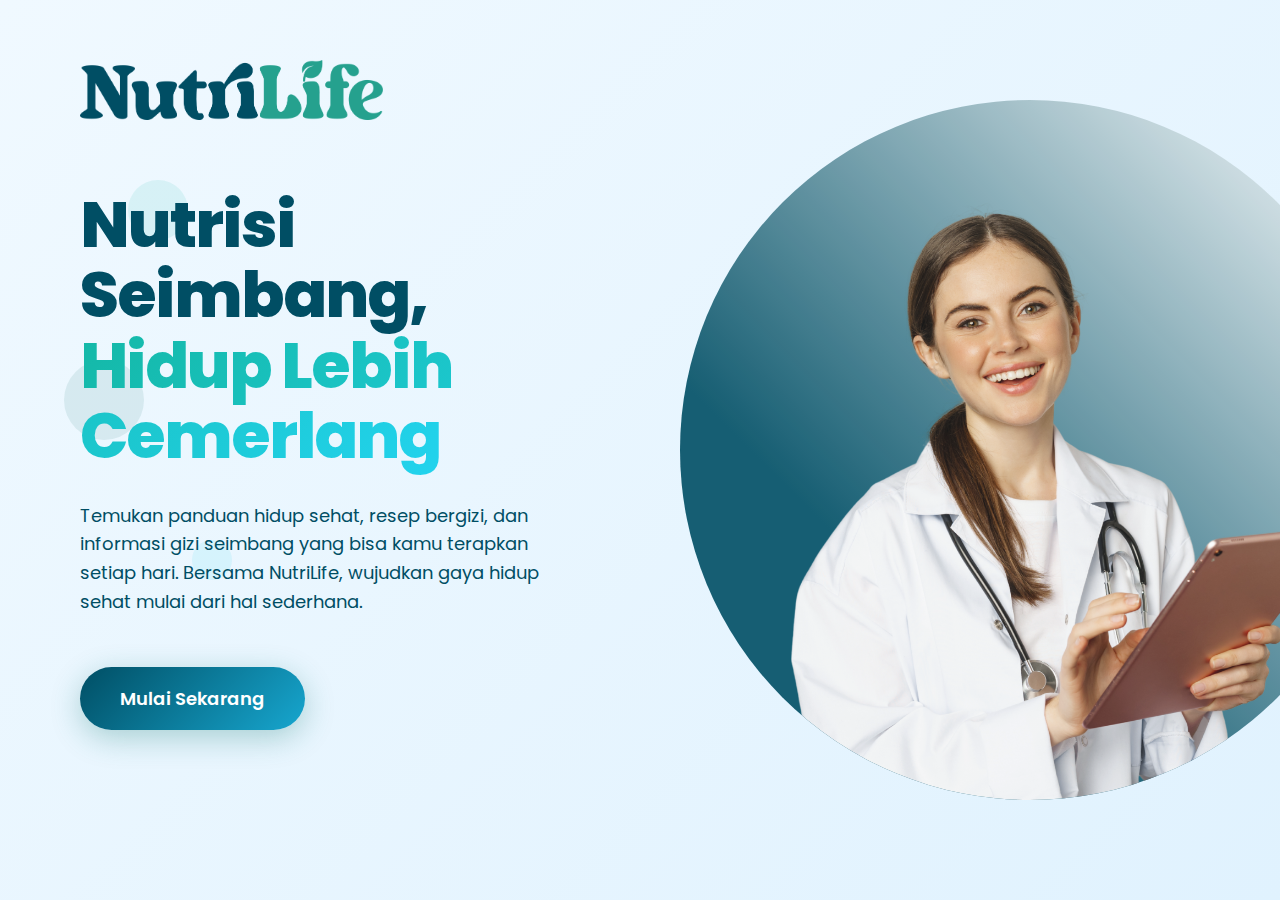
<file: index.html>
<!DOCTYPE html>
<html lang="id">

<head>
    <meta charset="UTF-8">
    <meta name="viewport" content="width=device-width, initial-scale=1.0">
    <title>NutriLife - Nutrisi Seimbang, Hidup Lebih Cemerlang</title>
    <link rel="stylesheet" href="styling/landing.css">
</head>

<body>
    <div class="floating-elements">
        <div class="floating-circle"></div>
        <div class="floating-circle"></div>
        <div class="floating-circle"></div>
    </div>

    <div class="circle-bg">
        <img src="Aset/Untitled design (28).png" alt="Gambar Dokter" class="circle-image">
    </div>

    <div class="container">
        <div class="logo"><img src="Aset/Logo NL.png" alt="Logo Nutrilife" height="60" class="me-2"></div>

        <div class="content">
            <h1 class="main-title">
                Nutrisi<br>
                Seimbang,<br>
                <span class="highlight">Hidup Lebih<br>
                    Cemerlang</span>
            </h1>

            <p class="description">
                Temukan panduan hidup sehat, resep bergizi, dan informasi gizi seimbang yang bisa kamu terapkan setiap
                hari. Bersama NutriLife, wujudkan gaya hidup sehat mulai dari hal sederhana.
            </p>
            <a href="dashboard.html" class="cta-button">Mulai Sekarang</a>

        </div>
    </div>

    <script>
        window.addEventListener('load', function () {
            const elements = document.querySelectorAll('.logo, .main-title, .description, .cta-button');
            elements.forEach((el, index) => {
                el.style.opacity = '0';
                el.style.transform = 'translateY(30px)';
                el.style.transition = 'all 0.8s ease';

                setTimeout(() => {
                    el.style.opacity = '1';
                    el.style.transform = 'translateY(0)';
                }, index * 200);
            });
        });

        window.addEventListener('mousemove', function (e) {
            const circle = document.querySelector('.circle-bg');
            const x = e.clientX / window.innerWidth;
            const y = e.clientY / window.innerHeight;

            circle.style.transform = `translateY(-50%) translate(${x * 20}px, ${y * 20}px)`;
        });
    </script>
</body>

</html>
</file>
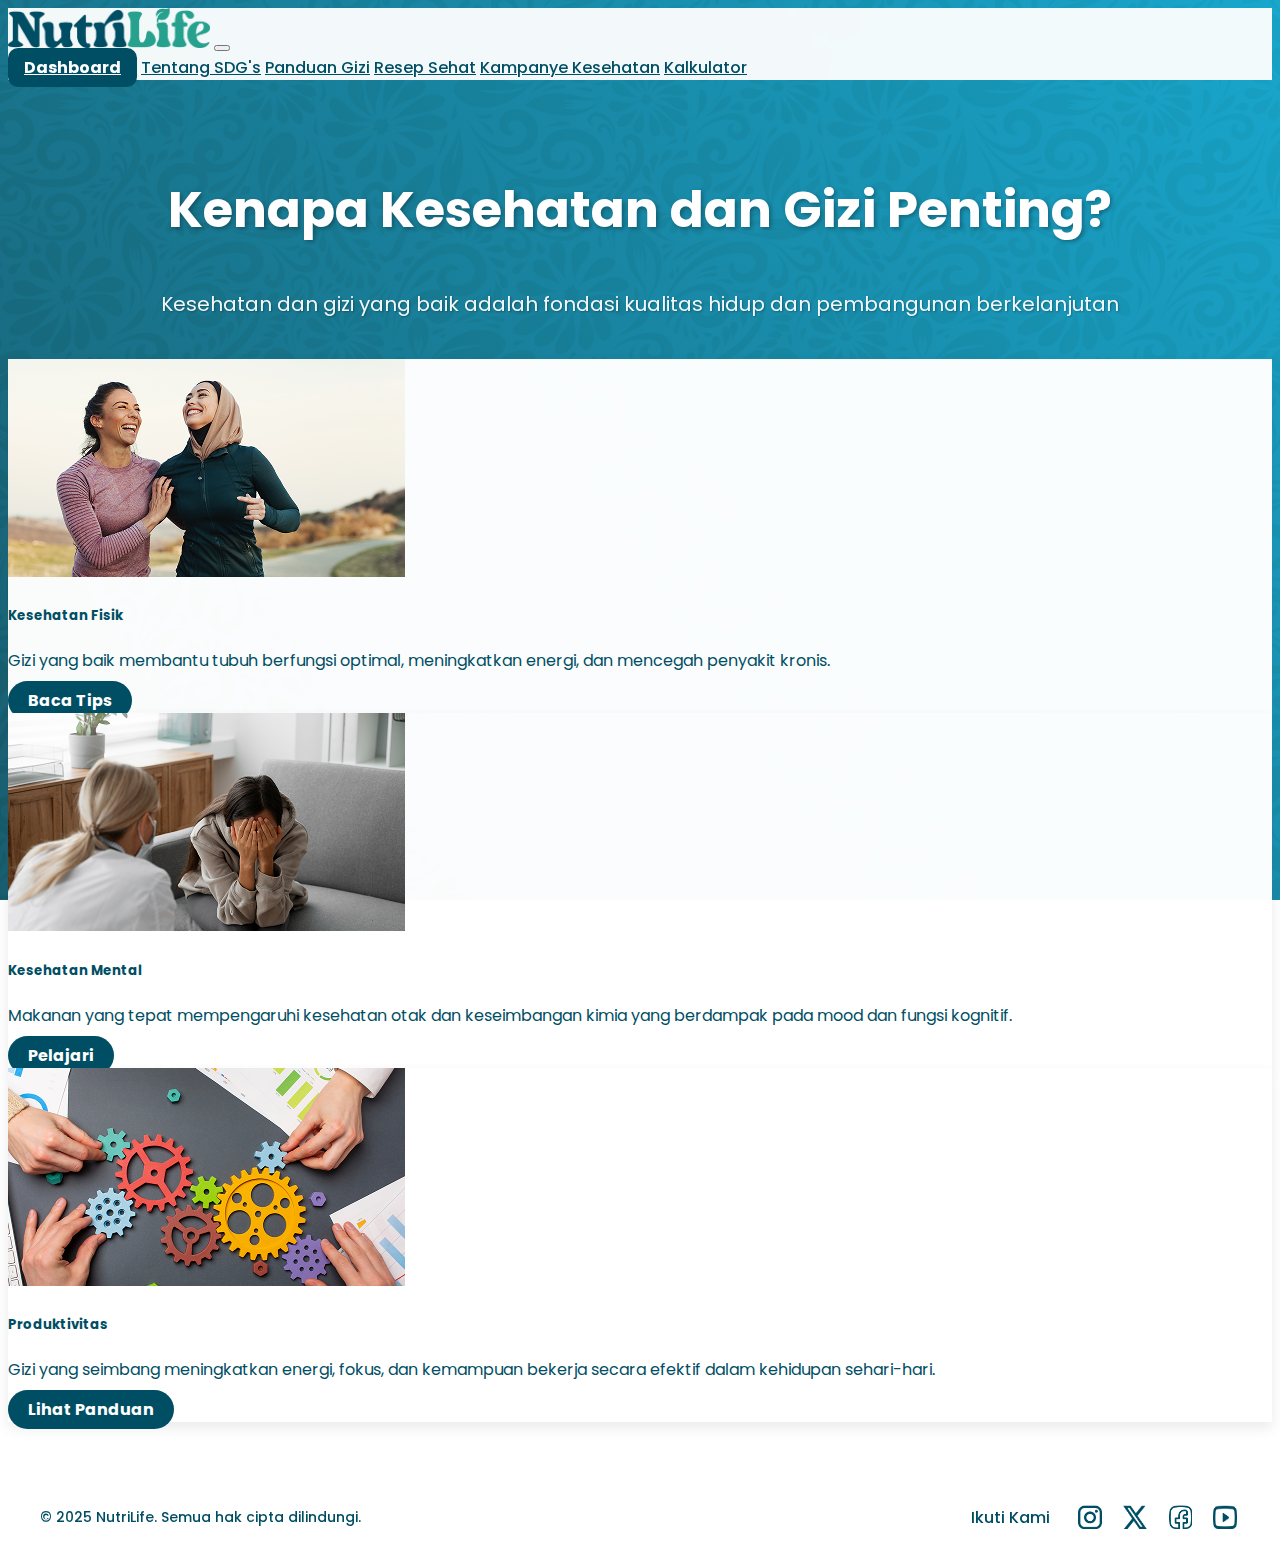
<file: dashboard.html>
<!doctype html>
<html lang="id">

<head>
    <meta charset="utf-8">
    <meta name="viewport" content="width=device-width, initial-scale=1">
    <title>NutriLife</title>
    <link href="https://cdn.jsdelivr.net/npm/bootstrap@5.3.6/dist/css/bootstrap.min.css" rel="stylesheet"
        integrity="sha384-4Q6Gf2aSP4eDXB8Miphtr37CMZZQ5oXLH2yaXMJ2w8e2ZtHTl7GptT4jmndRuHDT" crossorigin="anonymous">
    <link rel="stylesheet" href="styling/daashboard.css">
</head>

<body>
    <nav class="navbar navbar-expand-lg border-bottom shadow-sm sticky-top">
        <div class="container-fluid">
            <a class="navbar-brand" href="dashboard.html"><img src="Aset/Logo NL.png" alt="NutriLife Logo"
                    height="40"></a>
            <button class="navbar-toggler" type="button" data-bs-toggle="collapse" data-bs-target="#navbarNav"
                aria-controls="navbarNav" aria-expanded="false" aria-label="Toggle navigation">
                <span class="navbar-toggler-icon"></span>
            </button>

            <div class="collapse navbar-collapse" id="navbarNav">
                <div class="navbar-nav ms-auto">
                    <a class="nav-link active-custom" href="dashboard.html">Dashboard</a>
                    <a class="nav-link" href="sdgs.html">Tentang SDG's</a>
                    <a class="nav-link" href="panduangizi.html">Panduan Gizi</a>
                    <a class="nav-link" href="resepsehat.html">Resep Sehat</a>
                    <a class="nav-link" href="kampanye.html">Kampanye Kesehatan</a>
                    <a class="nav-link" href="kalkulator1.html">Kalkulator</a>
                </div>
            </div>
        </div>
    </nav>

    <div class="header-section">
        <h2 class="fw-bold">Kenapa Kesehatan dan Gizi Penting?</h2>
        <p>Kesehatan dan gizi yang baik adalah fondasi kualitas hidup dan pembangunan berkelanjutan</p>
    </div>

    <div class="container my-5">
        <div class="row justify-content-center">
            <div class="col-md-4 mb-4">
                <div class="card h-100 shadow-sm rounded-4">
                    <img src="Aset/happy-athletic-women-having-fun-while-jogging-morning-nature 1.png"
                        class="card-img-top" alt="Kesehatan Fisik">
                    <div class="card-body text-center">
                        <h5 class="fw-bold">Kesehatan Fisik</h5>
                        <p>Gizi yang baik membantu tubuh berfungsi optimal, meningkatkan energi, dan mencegah penyakit
                            kronis.</p>
                        <a href="https://ciputrahospital.com/menjaga-kesehatan-investasi-masa-depan/"
                            class="btn btn-teal">Baca Tips</a>
                    </div>
                </div>
            </div>

            <div class="col-md-4 mb-4">
                <div class="card h-100 shadow-sm rounded-4">
                    <img src="Aset/accompaniment-abortion-process 1.png" class="card-img-top" alt="Kesehatan Mental">
                    <div class="card-body text-center">
                        <h5 class="fw-bold">Kesehatan Mental</h5>
                        <p>Makanan yang tepat mempengaruhi kesehatan otak dan keseimbangan kimia yang berdampak pada
                            mood dan fungsi kognitif.</p>
                        <a href="https://www.kompas.id/baca/humaniora/2024/04/30/ditemukan-bukti-keterkaitan-makanan-dengan-kesehatan-otak-dan-mental"
                            class="btn btn-teal">Pelajari</a>
                    </div>
                </div>
            </div>

            <div class="col-md-4 mb-4">
                <div class="card h-100 shadow-sm rounded-4">
                    <img src="Aset/still-life-business-roles-with-various-mechanism-pieces 1.png" class="card-img-top"
                        alt="Produktivitas">
                    <div class="card-body text-center">
                        <h5 class="fw-bold">Produktivitas</h5>
                        <p>Gizi yang seimbang meningkatkan energi, fokus, dan kemampuan bekerja secara efektif dalam
                            kehidupan sehari-hari.</p>
                        <a href="https://pji.uma.ac.id/index.php/2024/12/14/peran-nutrisi-seimbang-dalam-meningkatkan-konsentrasi-dan-produktivitas/"
                            class="btn btn-teal">Lihat Panduan</a>
                    </div>
                </div>
            </div>
        </div>
    </div>

    <footer class="footer">
        <div class="footer-content">
            <div class="footer-text">
                © 2025 NutriLife. Semua hak cipta dilindungi.
            </div>
            <div class="social-links">
                <span>Ikuti Kami</span>
                <a href="#" class="social-icon"><img src="Aset/Vector.png" alt=""></a>
                <a href="#" class="social-icon"><img src="Aset/X.png" alt=""></a>
                <a href="#" class="social-icon"><img src="Aset/FB.png" alt=""></a>
                <a href="#" class="social-icon"><img src="Aset/YT.png" alt=""></a>
            </div>
        </div>
    </footer>

    <script>
        window.addEventListener('DOMContentLoaded', () => {
            document.body.classList.add('page-loaded');
        });

        const links = document.querySelectorAll('a[href]');
        links.forEach(link => {
            const href = link.getAttribute('href');
            if (!href.startsWith('#') && !href.startsWith('javascript') && href !== '') {
                link.addEventListener('click', function (e) {
                    e.preventDefault();
                    document.body.classList.remove('page-loaded');
                    document.body.classList.add('fade-out');
                    setTimeout(() => {
                        window.location.href = href;
                    }, 300);
                });
            }
        });
    </script>

    <script src="https://cdn.jsdelivr.net/npm/bootstrap@5.3.3/dist/js/bootstrap.bundle.min.js"></script>
</body>

</html>
</file>
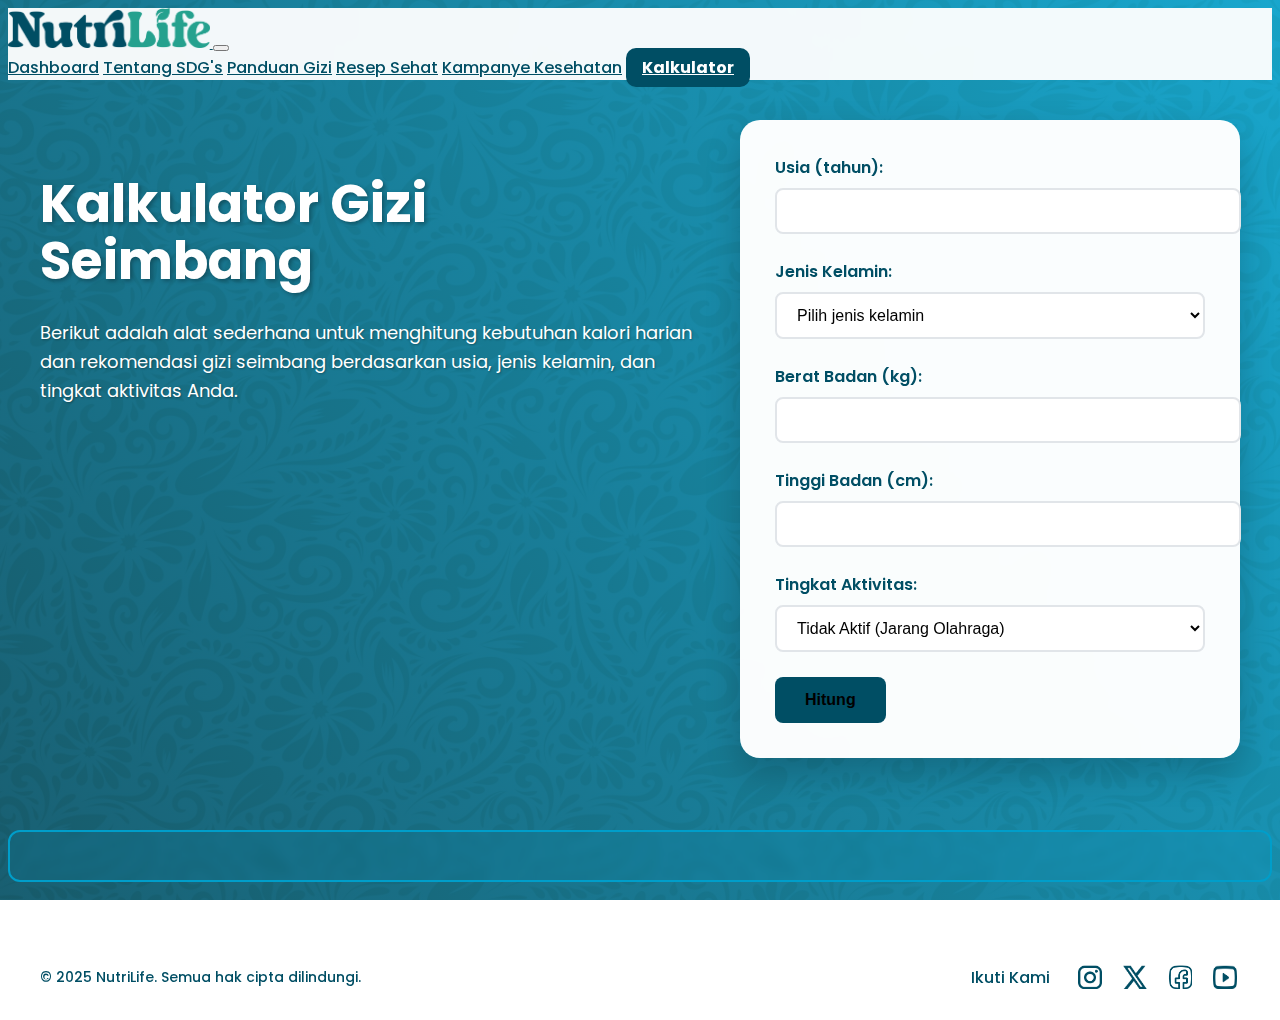
<file: kalkulator1.html>
<!doctype html>
<html lang="id">

<head>
    <meta charset="utf-8">
    <meta name="viewport" content="width=device-width, initial-scale=1">
    <title>NutriLife</title>
    <link href="https://cdn.jsdelivr.net/npm/bootstrap@5.3.6/dist/css/bootstrap.min.css" rel="stylesheet"
        integrity="sha384-4Q6Gf2aSP4eDXB8Miphtr37CMZZQ5oXLH2yaXMJ2w8e2ZtHTl7GptT4jmndRuHDT" crossorigin="anonymous">
    <link rel="stylesheet" href="styling/kalkulator.css">
</head>

<body>
    <nav class="navbar navbar-expand-lg border-bottom shadow-sm sticky-top">
        <div class="container-fluid">
            <a class="navbar-brand" href="dashboard.html">
                <img src="Aset/Logo NL.png" alt="NutriLife Logo" height="40" class="me-2">
            </a>
            <button class="navbar-toggler" type="button" data-bs-toggle="collapse" data-bs-target="#navbarNav"
                aria-controls="navbarNav" aria-expanded="false" aria-label="Toggle navigation">
                <span class="navbar-toggler-icon"></span>
            </button>

            <div class="collapse navbar-collapse" id="navbarNav">
                <div class="navbar-nav ms-auto">
                    <a class="nav-link" href="dashboard.html">Dashboard</a>
                    <a class="nav-link" href="sdgs.html">Tentang SDG's</a>
                    <a class="nav-link" href="panduangizi.html">Panduan Gizi</a>
                    <a class="nav-link" href="resepsehat.html">Resep Sehat</a>
                    <a class="nav-link" href="kampanye.html">Kampanye Kesehatan</a>
                    <a class="nav-link active-custom" href="kalkulator1.html">Kalkulator</a>
                </div>
            </div>
        </div>
    </nav>

    <div class="main-container">
        <div class="left-content">
            <h1 class="main-title fade-left">Kalkulator Gizi Seimbang</h1>
            <p class="description fade-left">
                Berikut adalah alat sederhana untuk menghitung kebutuhan kalori harian dan rekomendasi gizi seimbang
                berdasarkan usia, jenis kelamin, dan tingkat aktivitas Anda.
            </p>
        </div>

        <div class="calculator-card fade-up">
            <form id="giziForm">
                <div class="form-group">
                    <label for="usia">Usia (tahun):</label>
                    <input type="number" id="usia" class="form-control" required>
                </div>

                <div class="form-group">
                    <label for="jenisKelamin">Jenis Kelamin:</label>
                    <select id="jenisKelamin" class="form-control" required>
                        <option value="">Pilih jenis kelamin</option>
                        <option value="wanita">Wanita</option>
                        <option value="pria">Pria</option>
                    </select>
                </div>

                <div class="form-group">
                    <label for="berat">Berat Badan (kg):</label>
                    <input type="number" id="berat" class="form-control" step="0.1" required>
                </div>

                <div class="form-group">
                    <label for="tinggi">Tinggi Badan (cm):</label>
                    <input type="number" id="tinggi" class="form-control" step="0.1" required>
                </div>

                <div class="form-group">
                    <label for="aktivitas">Tingkat Aktivitas:</label>
                    <select id="aktivitas" class="form-control">
                        <option value="1.2" selected>Tidak Aktif (Jarang Olahraga)</option>
                        <option value="1.375">Ringan (Olahraga 1-3 hari/minggu)</option>
                        <option value="1.55">Sedang (Olahraga 3-5 hari/minggu)</option>
                        <option value="1.725">Aktif (Olahraga 6-7 hari/minggu)</option>
                        <option value="1.9">Sangat Aktif (Olahraga 2x sehari)</option>
                    </select>
                </div>

                <button type="submit" class="btn btn-primary">Hitung</button>
            </form>
        </div>
    </div>

    <div class="container">
        <div id="hasil"></div>
    </div>

    <footer class="footer">
        <div class="footer-content">
            <div class="footer-text">
                © 2025 NutriLife. Semua hak cipta dilindungi.
            </div>
            <div class="social-links">
                <span>Ikuti Kami</span>
                <a href="#" class="social-icon"><img src="Aset/Vector.png" alt=""></a>
                <a href="#" class="social-icon"><img src="Aset/X.png" alt=""></a>
                <a href="#" class="social-icon"><img src="Aset/FB.png" alt=""></a>
                <a href="#" class="social-icon"><img src="Aset/YT.png" alt=""></a>
            </div>
        </div>
    </footer>

    <script>
        document.getElementById("giziForm").addEventListener("submit", function (e) {
            e.preventDefault();
            const usia = parseInt(document.getElementById("usia").value);
            const berat = parseFloat(document.getElementById("berat").value);
            const tinggi = parseFloat(document.getElementById("tinggi").value);
            const jenisKelamin = document.getElementById("jenisKelamin").value;
            const aktivitas = parseFloat(document.getElementById("aktivitas").value);

            let bmr;
            if (jenisKelamin === "pria") {
                bmr = 10 * berat + 6.25 * tinggi - 5 * usia + 5;
            } else {
                bmr = 10 * berat + 6.25 * tinggi - 5 * usia - 161;
            }

            const kaloriTotal = bmr * aktivitas;
            const bmi = (berat / Math.pow(tinggi / 100, 2)).toFixed(1);

            let bmiCategory;
            if (bmi < 18.5) bmiCategory = "Underweight";
            else if (bmi < 25) bmiCategory = "Normal";
            else if (bmi < 30) bmiCategory = "Overweight";
            else bmiCategory = "Obesitas";

            const karbo = (0.6 * kaloriTotal) / 4;
            const protein = (0.15 * kaloriTotal) / 4;
            const lemak = (0.25 * kaloriTotal) / 9;

            document.getElementById("hasil").innerHTML = `
                <h3>Hasil Perhitungan:</h3>
                <p><strong>BMI:</strong> ${bmi} (${bmiCategory})</p>
                <p><strong>BMR:</strong> ${bmr.toFixed(0)} kkal</p>
                <p><strong>Kebutuhan Kalori Harian:</strong> ${kaloriTotal.toFixed(0)} kkal</p>
                <p><strong>Rekomendasi Gizi Harian:</strong></p>
                <ul>
                    <li>Karbohidrat: ${karbo.toFixed(0)} gram (60%)</li>
                    <li>Protein: ${protein.toFixed(0)} gram (15%)</li>
                    <li>Lemak: ${lemak.toFixed(0)} gram (25%)</li>
                </ul>
            `;

            document.getElementById("hasil").scrollIntoView({
                behavior: 'smooth'
            });
        });

        window.addEventListener('DOMContentLoaded', () => {
            document.body.classList.add('page-loaded');
        });

        const links = document.querySelectorAll('a[href]');
        links.forEach(link => {
            const href = link.getAttribute('href');
            if (!href.startsWith('#') && !href.startsWith('javascript') && href !== '') {
                link.addEventListener('click', function (e) {
                    e.preventDefault();
                    document.body.classList.remove('page-loaded');
                    document.body.classList.add('fade-out');
                    setTimeout(() => {
                        window.location.href = href;
                    }, 300);
                });
            }
        });

        document.querySelectorAll('.form-control').forEach(element => {
            element.addEventListener('focus', function () {
                this.parentElement.style.transform = 'translateY(-2px)';
            });

            element.addEventListener('blur', function () {
                this.parentElement.style.transform = 'translateY(0)';
            });
        });

        const observer = new IntersectionObserver((entries) => {
            entries.forEach(entry => {
                if (entry.isIntersecting) {
                    entry.target.classList.add('show');
                } else {
                    entry.target.classList.remove('show');
                }
            });
        }, {
            threshold: 0.2
        });

        document.querySelectorAll('.fade-left, .fade-up').forEach(el => {
            observer.observe(el);
        });
    </script>
    <script src="https://cdn.jsdelivr.net/npm/bootstrap@5.3.3/dist/js/bootstrap.bundle.min.js"></script>
</body>

</html>
</file>
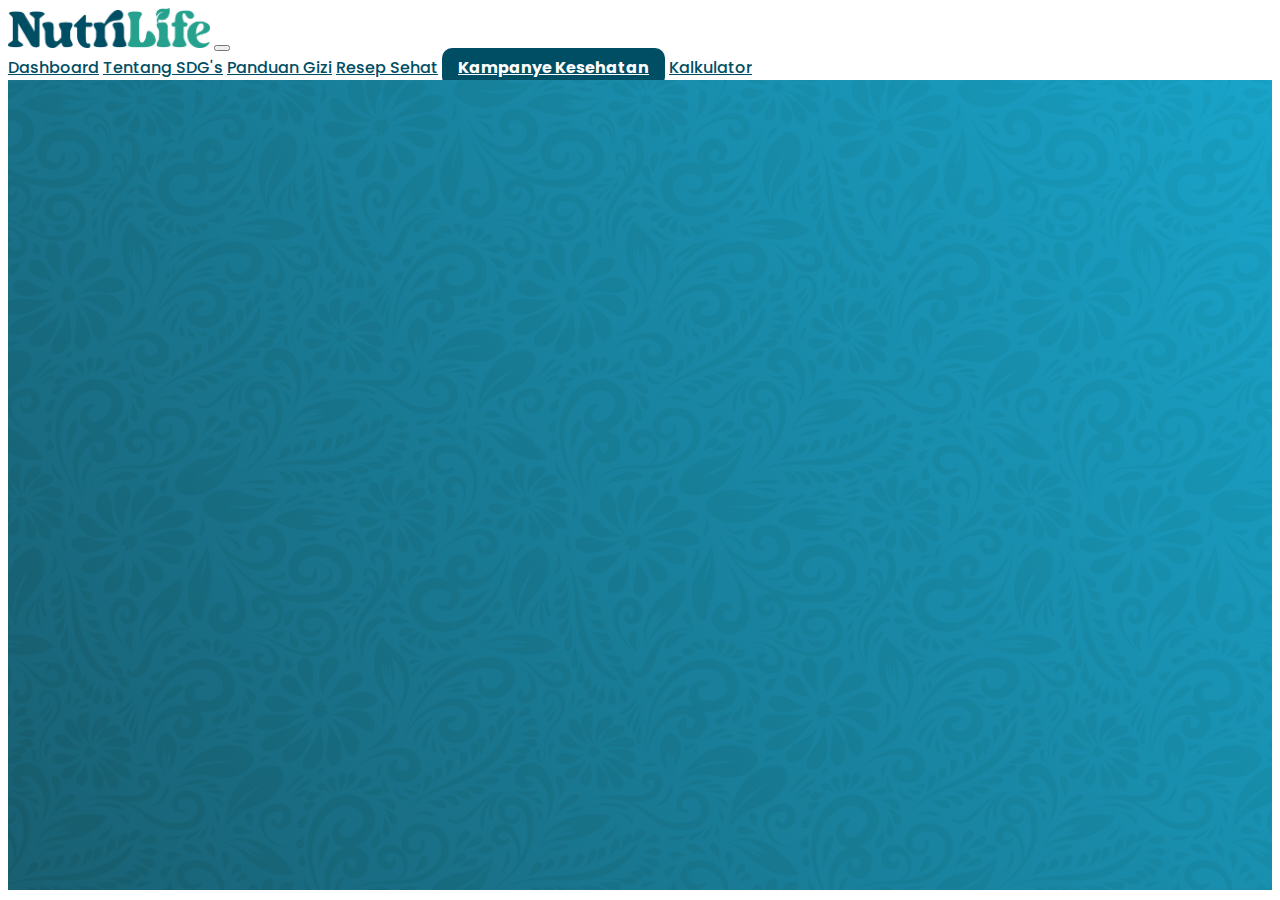
<file: kampanye.html>
<!doctype html>
<html lang="id">

<head>
    <meta charset="utf-8">
    <meta name="viewport" content="width=device-width, initial-scale=1">
    <title>NutriLife</title>
    <link href="https://cdn.jsdelivr.net/npm/bootstrap@5.3.6/dist/css/bootstrap.min.css" rel="stylesheet"
        integrity="sha384-4Q6Gf2aSP4eDXB8Miphtr37CMZZQ5oXLH2yaXMJ2w8e2ZtHTl7GptT4jmndRuHDT" crossorigin="anonymous">
    <link rel="stylesheet" href="styling/kampanye.css">
</head>

<body>
    <nav class="navbar navbar-expand-lg bg-light border-bottom shadow-sm sticky-top">
        <div class="container-fluid">
            <a class="navbar-brand" href="dashboard.html"><img src="Aset/Logo NL.png" alt="NutriLife Logo"
                    height="40"></a>
            <button class="navbar-toggler" type="button" data-bs-toggle="collapse" data-bs-target="#navbarNav"
                aria-controls="navbarNav" aria-expanded="false" aria-label="Toggle navigation">
                <span class="navbar-toggler-icon"></span>
            </button>

            <div class="collapse navbar-collapse" id="navbarNav">
                <div class="navbar-nav ms-auto">
                    <a class="nav-link" href="dashboard.html">Dashboard</a>
                    <a class="nav-link" href="sdgs.html">Tentang SDG's</a>
                    <a class="nav-link" href="panduangizi.html">Panduan Gizi</a>
                    <a class="nav-link" href="resepsehat.html">Resep Sehat</a>
                    <a class="nav-link active-custom" href="kampanye.html">Kampanye Kesehatan</a>
                    <a class="nav-link" href="kalkulator1.html">Kalkulator</a>
                </div>
            </div>
        </div>
    </nav>
    <section class="hero-section">
        <div class="container hero-content">
            <div class="row align-items-center h-100">
                <div class="col-lg-8 offset-lg-0">
                    <div class="hero-text">
                        <h1 class="hero-title">Kampanye Kesehatan Global</h1>
                        <p class="hero-description">
                            Kesehatan adalah hak asasi manusia, bukan hanya privilese. Di seluruh dunia, berbagai
                            organisasi dan pemerintah menjalankan kampanye kesehatan yang bertujuan meningkatkan akses
                            layanan kesehatan, mencegah penyakit, dan meningkatkan kesadaran masyarakat tentang isu
                            kesehatan global.
                        </p>
                        <button class="btn-learn-more" onclick="showContent()">Pelajari Lebih Lanjut</button>
                    </div>
                </div>
            </div>
        </div>

        <div class="person-image">
            <img src="Aset/Adobe Express - file (12) 1.png" alt="Person">
        </div>
    </section>

    <div class="content-sections" id="contentSections">
        <div class="container my-5">
            <div class="card shadow-sm fade-up">
                <div class="card-body m-5">
                    <h2 class="card-title fw-bold">Kampanye Kesehatan Global</h2>
                    <p class="card-text">Kesehatan adalah hak asasi manusia, bukan hanya privilese. Di seluruh dunia,
                        berbagai organisasi dan pemerintah menjalankan kampanye kesehatan yang bertujuan meningkatkan
                        akses layanan kesehatan,
                        mencegah penyakit, dan meningkatkan kesadaran masyarakat tentang isu kesehatan global.</p>
                </div>
            </div>

            <div class="card shadow-sm fade-up">
                <div class="card-body m-5">
                    <h2 class="card-title fw-bold">Mengapa Kampanye Kesehatan Global Penting?</h2>
                    <p class="card-text">Kampanye kesehatan global membantu:</p>
                    <ul>
                        <li>Meningkatkan kesadaran masyarakat tentang masalah kesehatan</li>
                        <li>Mendorong perubahan perilaku yang lebih sehat</li>
                        <li>Mendukung kebijakan kesehatan yang lebih baik</li>
                        <li>Memobilisasi sumber daya untuk isu kesehatan penting</li>
                        <li>Mengurangi kesenjangan akses layanan kesehatan</li>
                    </ul>
                </div>
            </div>

            <div class="card shadow-sm fade-up">
                <div class="card-body m-4">
                    <h2 class="card-title fw-bold ms-4">Kampanye Kesehatan Global Terkini</h2>
                    <div class="row row-cols-1 row-cols-md-2 g-0">
                        <div class="col">
                            <div class="card mx-4 fade-up">
                                <img src="Aset/8677640.jpg" class="card-img-top" alt="Hari Kesehatan Sedunia 2025">
                                <div class="card-body">
                                    <h5 class="card-title fw-bold">Hari Kesehatan Sedunia 2025</h5>
                                    <p class="card-text">"Awal Sehat, Masa Depan Penuh Harapan" – Fokus pada kesehatan
                                        ibu dan bayi dengan layanan kesehatan yang lebih merata.</p>
                                    <a href="kamp.html?id=1" class="btn btn-teal">Selengkapnya</a>
                                </div>
                            </div>
                        </div>
                        <div class="col">
                            <div class="card mx-4 fade-up">
                                <img src="Aset/8719962.jpg" class="card-img-top" alt="Hari Hipertensi Sedunia">
                                <div class="card-body">
                                    <h5 class="card-title fw-bold">Hari Hipertensi Sedunia</h5>
                                    <p class="card-text">Peringatan untuk meningkatkan kesadaran akan pentingnya
                                        mengontrol tekanan darah guna mencegah penyakit jantung dan stroke.</p>
                                    <a href="kamp.html?id=2" class="btn btn-teal">Selengkapnya</a>
                                </div>
                            </div>
                        </div>
                        <div class="col">
                            <div class="card mx-4 fade-up">
                                <img src="Aset/image 7.png" class="card-img-top" alt="Hari Gizi Nasional">
                                <div class="card-body">
                                    <h5 class="card-title fw-bold">Hari Gizi Nasional</h5>
                                    <p class="card-text">Kampanye edukasi tentang gizi seimbang untuk mencegah stunting
                                        dan obesitas sejak dini.</p>
                                    <a href="kamp.html?id=3" class="btn btn-teal">Selengkapnya</a>
                                </div>
                            </div>
                        </div>
                        <div class="col">
                            <div class="card mx-4 fade-up">
                                <img src="Aset/image 8.png" class="card-img-top" alt="Cek Kesehatan Gratis Nasional">
                                <div class="card-body">
                                    <h5 class="card-title fw-bold">Program Cek Kesehatan Gratis Nasional</h5>
                                    <p class="card-text">Inisiatif tahunan oleh pemerintah Indonesia yang menyediakan
                                        pemeriksaan kesehatan gratis pada hari ulang tahun warga, mencakup tes tekanan
                                        darah, risiko penyakit jantung dan stroke, serta evaluasi kesehatan mental.</p>
                                    <a href="kamp.html?id=4" class="btn btn-teal">Selengkapnya</a>
                                </div>
                            </div>
                        </div>
                    </div>
                </div>
            </div>

            <div class="card shadow-sm fade-up">
                <div class="card-body m-4">
                    <h2 class="card-title fw-bold ms-4">Bagaimana Cara Terlibat dalam Kampanye Kesehatan Global?</h2>
                    <div class="tab-navigation">
                        <button class="tab-btn active" onclick="showTab('Donasi')">Donasi</button>
                        <button class="tab-btn" onclick="showTab('Relawan')">Relawan</button>
                        <button class="tab-btn" onclick="showTab('Meningkatkan Kesadaran')">Meningkatkan
                            Kesadaran</button>
                        <button class="tab-btn" onclick="showTab('Advokasi')">Advokasi</button>
                    </div>

                    <div class="tab-content-area">
                        <div id="Donasi" class="tab-pane active">
                            <div class="content-card">
                                <h2>Donasi untuk Kampanye Kesehatan</h2>
                                <p>Anda dapat memberikan kontribusi finansial kepada organisasi kesehatan yang memiliki
                                    reputasi baik seperti WHO, UNICEF, atau organisasi lokal yang fokus pada isu
                                    kesehatan tertentu. Pastikan untuk memverifikasi kredibilitas organisasi sebelum
                                    berdonasi.</p>
                                <p>Meskipun dalam jumlah kecil, donasi Anda dapat membuat perbedaan ketika digabungkan
                                    dengan donasi dari orang lain. Banyak organisasi menawarkan program donasi reguler
                                    yang memungkinkan Anda memberikan sumbangan berkelanjutan.</p>
                            </div>
                        </div>

                        <div id="Relawan" class="tab-pane">
                            <div class="content-card">
                                <h2>Ingin membuat dampak nyata? Jadilah relawan dan bantu bawa perubahan langsung ke
                                    tengah masyarakat!</h2>
                                <p>Dengan terlibat sebagai relawan di kampanye kesehatan global, kamu bisa berkontribusi
                                    dalam menyebarkan edukasi, mendampingi mereka yang terdampak, hingga terlibat dalam
                                    aksi nyata di lapangan. Bukan soal seberapa besar, tapi seberapa tulus niatmu untuk
                                    peduli.</p>
                                <p>Dengan menjadi relawan, kamu juga akan mendapatkan pengalaman berharga, memperluas
                                    jaringan sosial, dan belajar langsung dari berbagai tantangan di lapangan. Setiap
                                    langkah kecil yang kamu lakukan bisa membawa perubahan besar bagi kehidupan banyak
                                    orang. Yuk, buktikan bahwa kepedulian kita bisa menginspirasi dan membangun masa
                                    depan yang lebih sehat dan lebih kuat bersama!</p>
                            </div>
                        </div>

                        <div id="Meningkatkan Kesadaran" class="tab-pane">
                            <div class="content-card">
                                <h2>Perubahan besar dimulai dari kesadaran kecil.</h2>
                                <p>Dengan menyebarkan informasi dan mengedukasi orang-orang di sekitarmu, kamu sudah
                                    menjadi agen perubahan dalam kampanye kesehatan global. Tingkatkan kesadaran publik
                                    tentang isu-isu penting seperti vaksinasi, kesehatan mental, gizi, dan sanitasi.
                                    Suara dan aksimu bisa menyentuh lebih banyak orang daripada yang kamu bayangkan.</p>
                                <p>Ingat, setiap kata yang kamu bagikan dan setiap diskusi yang kamu mulai bisa membuka
                                    mata dan mengubah pola pikir banyak orang. Dengan kesadaran yang meningkat,
                                    masyarakat akan lebih siap mengambil langkah preventif dan menjaga kesehatan
                                    bersama. Jangan remehkan kekuatan informasi—karena dari situ, lahir tindakan nyata
                                    yang membawa perubahan berkelanjutan!</p>
                            </div>
                        </div>

                        <div id="Advokasi" class="tab-pane">
                            <div class="content-card">
                                <h2>Saat kata-kata berubah menjadi gerakan, di situlah advokasi bermula</h2>
                                <p>Kamu bisa mendorong perubahan kebijakan dan sistem dengan menyuarakan isu-isu
                                    kesehatan yang sering diabaikan. Melalui petisi, kampanye digital, hingga kolaborasi
                                    dengan komunitas dan pembuat kebijakan, advokasi menjadikan suaramu alat untuk
                                    menciptakan dampak jangka panjang. Dunia butuh lebih banyak suara yang peduli
                                    termasuk suaramu.</p>
                                <p>Advokasi bukan hanya tentang bicara, tapi juga tentang bertindak dengan strategi dan
                                    keberanian untuk menghadapi tantangan. Dengan konsistensi dan kerja sama, kamu bisa
                                    membantu menciptakan kebijakan yang lebih adil dan akses layanan kesehatan yang
                                    merata bagi semua. Ingat, perubahan besar sering kali dimulai dari langkah kecil
                                    yang gigih dan penuh tekad. Suaramu punya kekuatan untuk membuka jalan bagi masa
                                    depan yang lebih sehat dan berkeadilan!</p>
                            </div>
                        </div>
                    </div>
                </div>
            </div>
        </div>

        <footer class="footer">
            <div class="footer-content">
                <div class="footer-text">
                    © 2025 NutriLife. Semua hak cipta dilindungi.
                </div>
                <div class="social-links">
                    <span>Ikuti Kami</span>
                    <a href="#" class="social-icon"><img src="Aset/Vector.png" alt=""></a>
                    <a href="#" class="social-icon"><img src="Aset/X.png" alt=""></a>
                    <a href="#" class="social-icon"><img src="Aset/FB.png" alt=""></a>
                    <a href="#" class="social-icon"><img src="Aset/YT.png" alt=""></a>
                </div>
            </div>
        </footer>
    </div>

    <script>
        window.addEventListener('DOMContentLoaded', () => {
            document.body.classList.add('page-loaded');
        });

        const links = document.querySelectorAll('a[href]');
        links.forEach(link => {
            const href = link.getAttribute('href');
            if (!href.startsWith('#') && !href.startsWith('javascript') && href !== '') {
                link.addEventListener('click', function (e) {
                    e.preventDefault();
                    document.body.classList.remove('page-loaded');
                    document.body.classList.add('fade-out');
                    setTimeout(() => {
                        window.location.href = href;
                    }, 300);
                });
            }
        });

        function showTab(tabName) {
            const tabPanes = document.querySelectorAll('.tab-pane');
            tabPanes.forEach(pane => pane.classList.remove('active'));

            const tabBtns = document.querySelectorAll('.tab-btn');
            tabBtns.forEach(btn => btn.classList.remove('active'));

            document.getElementById(tabName).classList.add('active');

            event.target.classList.add('active');
        }

        function showContent() {
            const contentSections = document.getElementById('contentSections');
            contentSections.classList.add('show');

            setTimeout(() => {
                const offset = contentSections.getBoundingClientRect().top + window.scrollY - 115;
                window.scrollTo({ top: offset, behavior: 'smooth' });
            }, 100);
        }

        const observer = new IntersectionObserver((entries) => {
            entries.forEach(entry => {
                if (entry.isIntersecting) {
                    entry.target.classList.add('show');
                } else {
                    entry.target.classList.remove('show');
                }
            });
        }, {
            threshold: 0.2
        });

        document.querySelectorAll('.fade-up').forEach(el => {
            observer.observe(el);
        });

    </script>
    <script src="https://cdn.jsdelivr.net/npm/bootstrap@5.3.3/dist/js/bootstrap.bundle.min.js"></script>
</body>

</html>
</file>
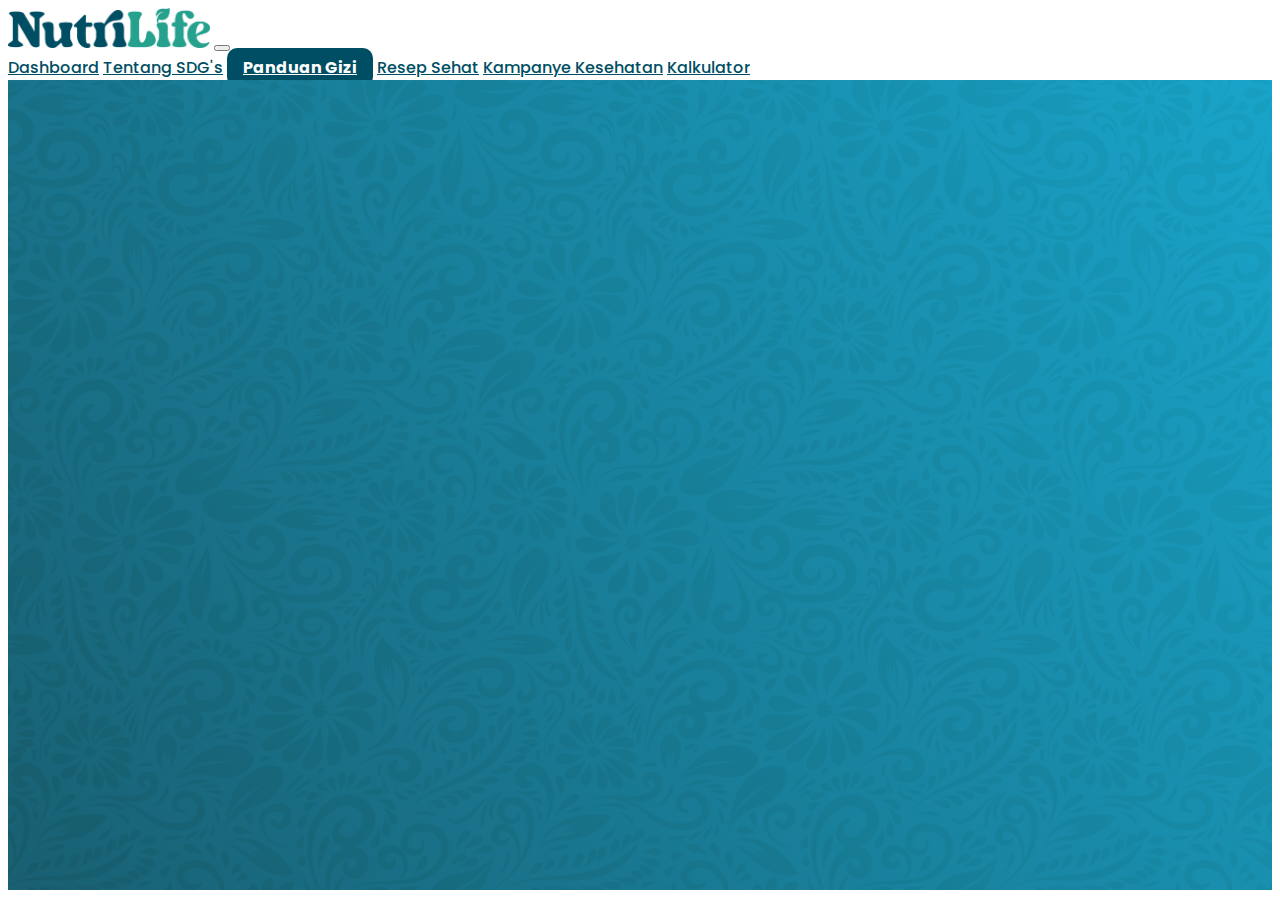
<file: panduangizi.html>
<!doctype html>
<html lang="id">

<head>
    <meta charset="utf-8">
    <meta name="viewport" content="width=device-width, initial-scale=1">
    <title>NutriLife</title>
    <link href="https://cdn.jsdelivr.net/npm/bootstrap@5.3.6/dist/css/bootstrap.min.css" rel="stylesheet"
        integrity="sha384-4Q6Gf2aSP4eDXB8Miphtr37CMZZQ5oXLH2yaXMJ2w8e2ZtHTl7GptT4jmndRuHDT" crossorigin="anonymous">
    <link rel="stylesheet" href="styling/panduan.css">
</head>

<body>
    <nav class="navbar navbar-expand-lg bg-light border-bottom shadow-sm sticky-top">
        <div class="container-fluid">
            <a class="navbar-brand" href="dashboard.html"><img src="Aset/Logo NL.png" alt="NutriLife Logo"
                    height="40"></a>
            <button class="navbar-toggler" type="button" data-bs-toggle="collapse" data-bs-target="#navbarNav"
                aria-controls="navbarNav" aria-expanded="false" aria-label="Toggle navigation">
                <span class="navbar-toggler-icon"></span>
            </button>

            <div class="collapse navbar-collapse" id="navbarNav">
                <div class="navbar-nav ms-auto">
                    <a class="nav-link" href="dashboard.html">Dashboard</a>
                    <a class="nav-link" href="sdgs.html">Tentang SDG's</a>
                    <a class="nav-link active-custom" href="panduangizi.html">Panduan Gizi</a>
                    <a class="nav-link" href="resepsehat.html">Resep Sehat</a>
                    <a class="nav-link" href="kampanye.html">Kampanye Kesehatan</a>
                    <a class="nav-link" href="kalkulator1.html">Kalkulator</a>
                </div>
            </div>
        </div>
    </nav>

    <section class="hero-section">
        <div class="container hero-content">
            <div class="row align-items-center h-100">
                <div class="col-lg-8 offset-lg-0">
                    <div class="hero-text">
                        <h1 class="hero-title">Panduan Gizi Seimbang</h1>
                        <p class="hero-description">
                            Informasi ini membantu Anda memahami prinsip gizi seimbang dan bagaimana cara menerapkannya
                            dalam kehidupan sehari-hari untuk menjaga kesehatan, meningkatkan energi, dan mencegah
                            berbagai penyakit seperti diabetes dan obesitas.
                        </p>
                        <button class="btn-learn-more" onclick="showContent()">Pelajari Lebih Lanjut</button>
                    </div>
                </div>
            </div>
        </div>

        <div class="person-image">
            <img src="Aset/Adobe Express - file (12) 1.png" alt="Person">
        </div>

        <div class="bubble-chat">
            <img src="Aset/Group 79.png" alt="Chat Bubble">
        </div>
    </section>

    <div class="content-sections" id="contentSections">
        <div class="container my-5">
            <div class="card shadow-sm fade-up">
                <div class="card-body m-4">
                    <h2 class="card-title fw-bold">Apa Itu Gizi Seimbang?</h2>
                    <p class="card-text">Gizi seimbang adalah pola makan yang menyediakan semua nutrisi penting dalam
                        jumlah
                        yang tepat untuk menjaga
                        kesehatan dan fungsi tubuh yang optimal. Konsep ini melibatkan konsumsi berbagai jenis makanan
                        dari
                        semua kelompok makanan dalam
                        proporsi yang tepat, dengan memperhatikan kebutuhan individu berdasarkan usia, jenis kelamin,
                        tingkat
                        aktivitas, dan kondisi kesehatan.</p>
                    <p class="card-text">Di Indonesia, gizi seimbang dikenal dengan konsep "Isi Piringku" yang
                        menggantikan
                        konsep 4 Sehat 5 Sempurna.
                        Konsep ini menekankan proporsi makanan dalam satu piring, yaitu 50% sayur dan buah, serta 50%
                        makanan
                        pokok dan lauk pauk.</p>
                </div>
            </div>

            <div class="card shadow-sm fade-up">
                <div class="card-body m-4">
                    <h2 class="card-title fw-bold mb-4">Prinsip Dasar Gizi Seimbang</h2>
                    <div id="gizi-seimbang">
                        <div class="tab-navigation">
                            <button class="tab-btn active"
                                onclick="showTab(this, 'Beragam', 'gizi-seimbang')">Beragam</button>
                            <button class="tab-btn"
                                onclick="showTab(this, 'Proporsional', 'gizi-seimbang')">Proporsional</button>
                            <button class="tab-btn" onclick="showTab(this, 'Moderat', 'gizi-seimbang')">Moderat</button>
                            <button class="tab-btn"
                                onclick="showTab(this, 'Seimbang', 'gizi-seimbang')">Seimbang</button>
                        </div>

                        <div class="tab-content-area">
                            <div id="Beragam" class="tab-pane active">
                                <div class="content-card">
                                    <h2 class="fw-bold">Konsumsilah Makanan Beragam</h2>
                                    <p>Tidak ada satu jenis makanan yang mengandung semua nutrisi yang dibutuhkan tubuh.
                                        Konsumsi
                                        makanan yang beragam memastikan tubuh mendapatkan berbagai nutrisi penting:</p>
                                    <ul class="nutrition-list">
                                        <li>Karbohidrat: sumber energi utama (nasi, roti, ubi, kentang, jagung)</li>
                                        <li>Protein: penting untuk pertumbuhan dan perbaikan jaringan (daging, ikan,
                                            telur,
                                            kacang-kacangan)</li>
                                        <li>Lemak: sumber energi dan membantu penyerapan vitamin (minyak, kacang,
                                            alpukat)</li>
                                        <li>Vitamin dan mineral: pengatur metabolisme dan fungsi tubuh (buah, sayur,
                                            produk
                                            susu)
                                        </li>
                                        <li>Serat: menjaga kesehatan pencernaan (sayuran, buah, biji-bijian utuh)</li>
                                    </ul>
                                </div>
                            </div>

                            <div id="Proporsional" class="tab-pane">
                                <div class="content-card">
                                    <h2 class="fw-bold">Aturlah porsi makanan sesuai kebutuhan tubuh.</h2>
                                    <p>Tubuh kita membutuhkan gizi dalam jumlah yang seimbang—tidak kurang, tidak juga
                                        berlebihan.
                                        Proporsional artinya tahu berapa banyak yang harus dikonsumsi dari setiap
                                        kelompok
                                        makanan.
                                    </p>
                                    <ul class="nutrition-list">
                                        <li>Jangan makan terlalu banyak sumber energi (karbohidrat & lemak).</li>
                                        <li>Imbangi dengan cukup protein, sayur, dan buah setiap kali makan.</li>
                                    </ul>
                                </div>
                            </div>

                            <div id="Moderat" class="tab-pane">
                                <div class="content-card">
                                    <h2 class="fw-bold">Batasi konsumsi makanan atau zat yang bisa merugikan kesehatan
                                        jika
                                        dikonsumsi berlebihan.</h2>
                                    <p>Gizi seimbang bukan hanya tentang apa yang harus dimakan, tapi juga tentang apa
                                        yang
                                        harus dibatasi. Manfaat: Menjaga kesehatan jangka panjang dan mencegah penyakit
                                    </p>
                                    <ul class="nutrition-list">
                                        <li>Keseimbangan makronutrien (karbohidrat, protein, lemak)</li>
                                        <li>Antioksidan untuk mencegah penyakit degeneratif</li>
                                        <li>Serat tinggi untuk kesehatan pencernaan dan jantung</li>
                                        <li>Asam lemak omega-3 untuk kesehatan jantung dan otak</li>
                                        <li>Hidrasi yang cukup untuk metabolisme optimal</li>
                                    </ul>
                                </div>
                            </div>

                            <div id="Seimbang" class="tab-pane">
                                <div class="content-card">
                                    <h2 class="fw-bold">Seimbangkan asupan makanan dengan aktivitas fisik dan pola hidup
                                        sehat.
                                    </h2>
                                    <p>Makanan yang sehat juga perlu didukung oleh gaya hidup yang aktif agar manfaat
                                        yang masuk
                                        ke tubuh kita itu maksimal.</p>
                                    <ul class="nutrition-list">
                                        <li>Lakukan olahraga ringan 30 menit per hari</li>
                                        <li>Minum cukup air dan istirahat yang cukup</li>
                                        <li>Perhatikan waktu makan secara teratur</li>
                                    </ul>
                                </div>
                            </div>
                        </div>
                    </div>
                </div>
            </div>

            <div class="card shadow-sm fade-up">
                <div class="card-body m-4">
                    <h2 class="card-title fw-bold mb-4">Kebutuhan Gizi Berdasarkan Usia</h2>
                    <div id="usia-gizi">
                        <div class="tab-navigation">
                            <button class="tab-btn active"
                                onclick="showTab(this, 'anak', 'usia-gizi')">Anak-anak</button>
                            <button class="tab-btn" onclick="showTab(this, 'remaja', 'usia-gizi')">Remaja</button>
                            <button class="tab-btn" onclick="showTab(this, 'dewasa', 'usia-gizi')">Dewasa</button>
                            <button class="tab-btn" onclick="showTab(this, 'lansia', 'usia-gizi')">Lansia</button>
                        </div>

                        <div class="tab-content-area">
                            <div id="anak" class="tab-pane active">
                                <div class="content-card">
                                    <h2 class="fw-bold">Gizi untuk Anak-anak (1-12 tahun)</h2>
                                    <p>Anak-anak membutuhkan nutrisi untuk pertumbuhan dan perkembangan optimal:</p>
                                    <ul class="nutrition-list">
                                        <li>Protein berkualitas untuk pertumbuhan jaringan dan otot</li>
                                        <li>Kalsium dan vitamin D untuk perkembangan tulang</li>
                                        <li>Zat besi untuk perkembangan kognitif dan mencegah anemia</li>
                                        <li>Omega-3 untuk perkembangan otak</li>
                                        <li>Serat untuk kesehatan pencernaan</li>
                                    </ul>
                                    <p style="margin-top: 15px;">Tetapkan kebiasaan makan yang sehat sejak dini dan
                                        jadilah
                                        contoh
                                        yang baik.</p>
                                </div>
                            </div>

                            <div id="remaja" class="tab-pane">
                                <div class="content-card">
                                    <h2 class="fw-bold">Gizi untuk Remaja (13-18 tahun)</h2>
                                    <p>Masa remaja adalah periode perubahan fisik dan hormon. Gizi seimbang sangat
                                        penting untuk
                                        mendukung pertumbuhan dan aktivitas, Nutrisi yang diperlukan :</p>
                                    <ul class="nutrition-list">
                                        <li>Protein & Energi: pertumbuhan tinggi badan dan masa otot</li>
                                        <li>Zat besi untuk mencegah anemia, terutama pada remaja putri</li>
                                        <li>Kalsium & Vitamin D: Membantu pembentukan tulang yang kuat.</li>
                                        <li>Karbohidrat kompleks untuk energi berkelanjutan</li>
                                        <li>Vitamin dan mineral untuk mendukung sistem imun</li>
                                    </ul>
                                    <p style="margin-top: 15px;">Hindari makanan cepat saji berlebihan dan pastikan
                                        sarapan yang
                                        bergizi setiap hari.</p>
                                </div>
                            </div>

                            <div id="dewasa" class="tab-pane">
                                <div class="content-card">
                                    <h2 class="fw-bold">Gizi untuk Dewasa (19-64 tahun)</h2>
                                    <p>Dewasa membutuhkan gizi seimbang untuk menjaga kesehatan dan mencegah penyakit:
                                    </p>
                                    <ul class="nutrition-list">
                                        <li>Keseimbangan makronutrien (karbohidrat, protein, lemak)</li>
                                        <li>Antioksidan untuk mencegah penyakit degeneratif</li>
                                        <li>Serat tinggi untuk kesehatan pencernaan dan jantung</li>
                                        <li>Asam lemak omega-3 untuk kesehatan jantung dan otak</li>
                                        <li>Hidrasi yang cukup untuk metabolisme optimal</li>
                                    </ul>
                                    <p style="margin-top: 15px;">Terapkan pola makan teratur, batasi konsumsi gula dan
                                        garam
                                        berlebih.</p>
                                </div>
                            </div>

                            <div id="lansia" class="tab-pane">
                                <div class="content-card">
                                    <h2 class="fw-bold">Gizi untuk Lansia (65+ tahun)</h2>
                                    <p>Lansia memerlukan perhatian khusus dalam asupan gizi untuk menjaga kualitas
                                        hidup:</p>
                                    <ul class="nutrition-list">
                                        <li>Protein berkualitas tinggi untuk mencegah sarcopenia</li>
                                        <li>Vitamin D dan kalsium untuk kesehatan tulang</li>
                                        <li>Vitamin B12 untuk fungsi saraf dan kognitif</li>
                                        <li>Hidrasi yang cukup karena menurunnya rasa haus</li>
                                        <li>Makanan mudah dicerna dan kaya nutrisi</li>
                                    </ul>
                                    <p style="margin-top: 15px;">Konsultasikan dengan dokter untuk suplemen yang
                                        diperlukan dan
                                        perhatikan interaksi obat.</p>
                                </div>
                            </div>
                        </div>
                    </div>
                </div>
            </div>

            <div class="card shadow-sm fade-up">
                <div class="card-body m-4">
                    <h2 class="card-title fw-bold">Cara Menerapkan Gizi Seimbang</h2>
                    <p>Tips praktis untuk menerapkan gizi seimbang dalam kehidupan sehari-hari:</p>
                    <ul>
                        <li>Rencanakan menu mingguan yang bervariasi</li>
                        <li>Baca label nutrisi saat berbelanja</li>
                        <li>Masak sendiri untuk mengontrol bahan dan cara pengolahan</li>
                        <li>Siapkan bekal untuk menghindari makanan tidak sehat saat di luar rumah</li>
                        <li>Makan dengan penuh kesadaran (mindful eating), perhatikan rasa lapar dan kenyang</li>
                        <li>Hidangkan makanan dengan porsi yang sesuai</li>
                        <li>Kurangi makan di luar, terutama di restoran cepat saji</li>
                        <li>Batasi konsumsi makanan olahan, tinggi gula, garam, dan lemak</li>
                    </ul>
                    <p>Ingat bahwa perubahan kecil namun konsisten lebih efektif daripada perubahan drastis yang sulit
                        dipertahankan.</p>
                </div>
            </div>
        </div>
        <footer class="footer">
            <div class="footer-content">
                <div class="footer-text">
                    © 2025 NutriLife. Semua hak cipta dilindungi.
                </div>
                <div class="social-links">
                    <span>Ikuti Kami</span>
                    <a href="#" class="social-icon"><img src="Aset/Vector.png" alt=""></a>
                    <a href="#" class="social-icon"><img src="Aset/X.png" alt=""></a>
                    <a href="#" class="social-icon"><img src="Aset/FB.png" alt=""></a>
                    <a href="#" class="social-icon"><img src="Aset/YT.png" alt=""></a>
                </div>
            </div>
        </footer>
    </div>

    <script src="https://cdn.jsdelivr.net/npm/bootstrap@5.3.3/dist/js/bootstrap.bundle.min.js"></script>

    <script>
        window.addEventListener('DOMContentLoaded', () => {
            document.body.classList.add('page-loaded');
        });

        const links = document.querySelectorAll('a[href]');
        links.forEach(link => {
            const href = link.getAttribute('href');
            if (!href.startsWith('#') && !href.startsWith('javascript') && href !== '') {
                link.addEventListener('click', function (e) {
                    e.preventDefault();
                    document.body.classList.remove('page-loaded');
                    document.body.classList.add('fade-out');
                    setTimeout(() => {
                        window.location.href = href;
                    }, 300);
                });
            }
        });

        function showTab(button, tabName, sectionId) {
            const section = document.getElementById(sectionId);
            const tabBtns = section.querySelectorAll('.tab-btn');
            const tabPanes = section.querySelectorAll('.tab-pane');

            tabBtns.forEach(btn => btn.classList.remove('active'));
            tabPanes.forEach(pane => pane.classList.remove('active'));

            button.classList.add('active');
            const activePane = document.getElementById(tabName);
            if (activePane) activePane.classList.add('active');
        }

        function showContent() {
            const contentSections = document.getElementById('contentSections');
            contentSections.classList.add('show');

            setTimeout(() => {
                const offset = contentSections.getBoundingClientRect().top + window.scrollY - 115; // Sesuaikan 70 dengan tinggi navbar
                window.scrollTo({ top: offset, behavior: 'smooth' });
            }, 100);
        }

        window.addEventListener('DOMContentLoaded', () => {
            document.body.classList.add('page-loaded');
        });
        const observer = new IntersectionObserver((entries) => {
            entries.forEach(entry => {
                if (entry.isIntersecting) {
                    entry.target.classList.add('show');
                } else {
                    entry.target.classList.remove('show');
                }
            });
        }, {
            threshold: 0.2
        });

        document.querySelectorAll('.fade-up').forEach(el => {
            observer.observe(el);
        });
    </script>
</body>

</html>
</file>
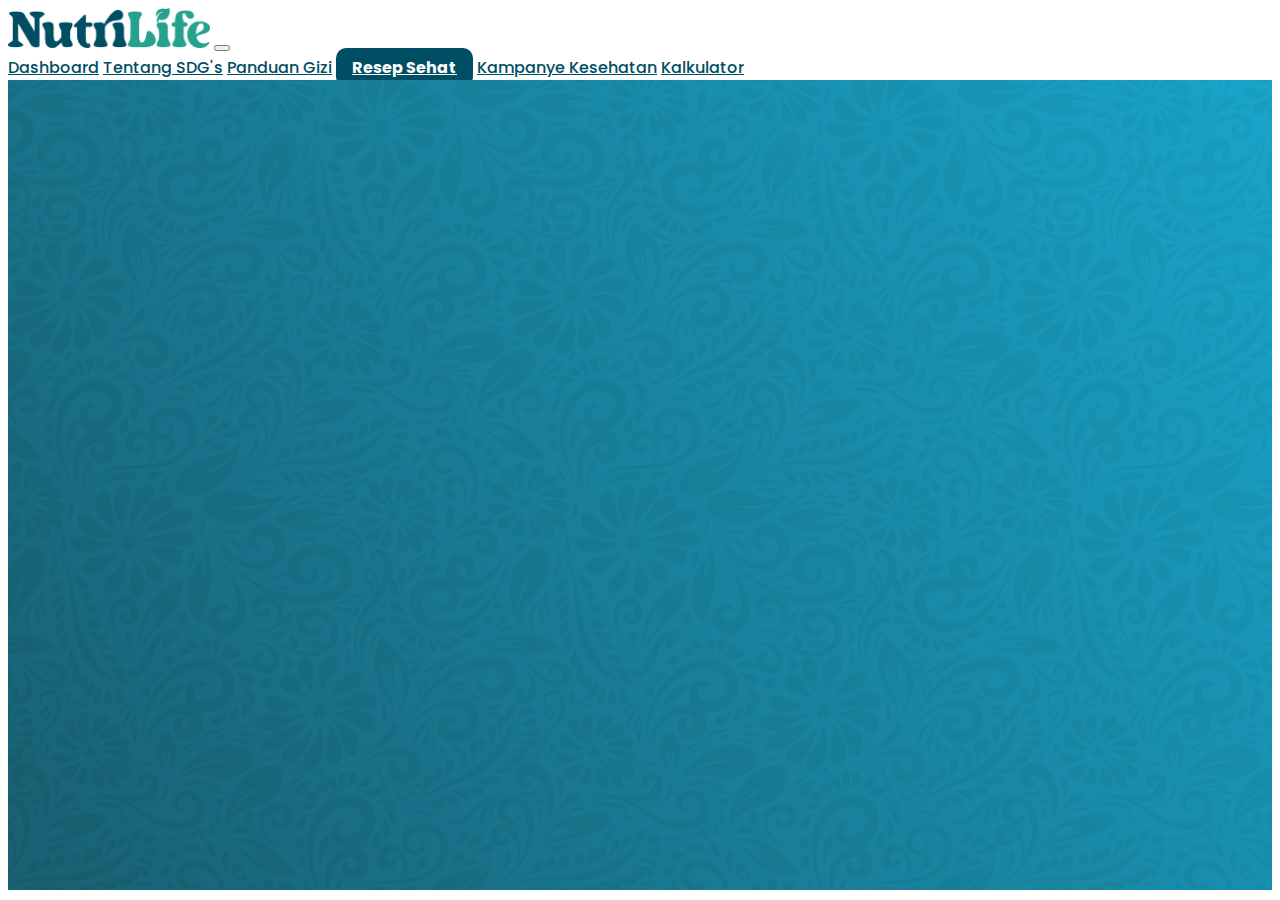
<file: resepsehat.html>
<!doctype html>
<html lang="id">

<head>
    <meta charset="utf-8">
    <meta name="viewport" content="width=device-width, initial-scale=1">
    <title>NutriLife</title>
    <link href="https://cdn.jsdelivr.net/npm/bootstrap@5.3.6/dist/css/bootstrap.min.css" rel="stylesheet"
        integrity="sha384-4Q6Gf2aSP4eDXB8Miphtr37CMZZQ5oXLH2yaXMJ2w8e2ZtHTl7GptT4jmndRuHDT" crossorigin="anonymous">
    <link rel="stylesheet" href="styling/resepsehat.css">
</head>

<body>
    <nav class="navbar navbar-expand-lg bg-light border-bottom shadow-sm sticky-top">
        <div class="container-fluid">
            <a class="navbar-brand" href="dashboard.html"><img src="Aset/Logo NL.png" alt="NutriLife Logo"
                    height="40"></a>
            <button class="navbar-toggler" type="button" data-bs-toggle="collapse" data-bs-target="#navbarNav"
                aria-controls="navbarNav" aria-expanded="false" aria-label="Toggle navigation">
                <span class="navbar-toggler-icon"></span>
            </button>

            <div class="collapse navbar-collapse" id="navbarNav">
                <div class="navbar-nav ms-auto">
                    <a class="nav-link" href="dashboard.html">Dashboard</a>
                    <a class="nav-link" href="sdgs.html">Tentang SDG's</a>
                    <a class="nav-link" href="panduangizi.html">Panduan Gizi</a>
                    <a class="nav-link active-custom" href="resepsehat.html">Resep Sehat</a>
                    <a class="nav-link" href="kampanye.html">Kampanye Kesehatan</a>
                    <a class="nav-link" href="kalkulator1.html">Kalkulator</a>
                </div>
            </div>
        </div>
    </nav>

    <section class="hero-section">
        <div class="container hero-content">
            <div class="row align-items-center h-100">
                <div class="col-lg-8 offset-lg-0">
                    <div class="hero-text">
                        <h1 class="hero-title">Kumpulan Resep Sehat</h1>
                        <p class="hero-description">
                            Makan sehat tidak berarti mengorbankan rasa. Berikut adalah koleksi resep yang tidak hanya
                            bergizi tetapi juga lezat, mudah disiapkan, dan terjangkau. Setiap resep dirancang untuk
                            memenuhi kebutuhan nutrisi dan memberikan variasi dalam menu harian Anda.
                        </p>
                        <button class="btn-learn-more" onclick="showContent()">Lihat Resep</button>
                    </div>
                </div>
            </div>
        </div>

        <div class="person-image">
            <img src="Aset/Adobe Express - file (10) 1.png" alt="Person">
        </div>
    </section>

    <div class="content-sections" id="contentSections">
        <div class="container my-5">
            <div class="filter-section">
                <h5 class="fw-bold mb-3">Filter Kategori:</h5>
                <button class="filter-btn active" data-category="semua">Semua</button>
                <button class="filter-btn" data-category="utama">Menu Utama</button>
                <button class="filter-btn" data-category="sarapan">Sarapan</button>
                <button class="filter-btn" data-category="snack">Snack Sehat</button>
                <button class="filter-btn" data-category="minuman">Minuman</button>
            </div>

            <div id="loading" class="loading">
                <div class="spinner-border text-primary" role="status">
                    <span class="visually-hidden">Loading...</span>
                </div>
                <p>Memuat resep...</p>
            </div>

            <div id="resep-container" class="row justify-content-center" style="display: none;">
            </div>
        </div>

        <footer class="footer">
            <div class="footer-content">
                <div class="footer-text">
                    © 2025 NutriLife. Semua hak cipta dilindungi.
                </div>
                <div class="social-links">
                    <span>Ikuti Kami</span>
                    <a href="#" class="social-icon"><img src="Aset/Vector.png" alt=""></a>
                    <a href="#" class="social-icon"><img src="Aset/X.png" alt=""></a>
                    <a href="#" class="social-icon"><img src="Aset/FB.png" alt=""></a>
                    <a href="#" class="social-icon"><img src="Aset/YT.png" alt=""></a>
                </div>
            </div>
        </footer>
    </div>

    <script>
        const resepData = [
            {
                id: 1,
                nama: "Nasi Merah Ayam Panggang",
                deskripsi: "Menu utama seimbang yang terdiri dari ayam panggang tanpa kulit dan nasi merah. Lezat, mengenyangkan, dan tetap sehat.",
                gambar: "Aset/nasi merah ayam.png",
                kategori: "utama",
                waktu_update: "3 mins ago"
            },
            {
                id: 2,
                nama: "Salad Sayur Pelangi",
                deskripsi: "Campuran sayur segar berwarna-warni seperti wortel, kol ungu, dan tomat yang disajikan dengan dressing minyak zaitun dan lemon. Segar, renyah, dan cocok sebagai menu pembuka.",
                gambar: "Aset/salad sayur.png",
                kategori: "snack",
                waktu_update: "5 mins ago"
            },
            {
                id: 3,
                nama: "Smoothie Buah Segar",
                deskripsi: "Minuman sehat yang menyegarkan, terbuat dari pisang, stroberi, dan yogurt rendah lemak. Rasanya manis alami, teksturnya lembut, dan cocok untuk sarapan cepat atau camilan sehat di siang hari.",
                gambar: "Aset/smoothie buah segar.png",
                kategori: "minuman",
                waktu_update: "10 mins ago"
            },
            {
                id: 4,
                nama: "Telur Dadar Sayur",
                deskripsi: "Olahan telur dengan tambahan sayur seperti bayam, wortel, dan daun bawang. Cocok untuk sarapan bergizi dan mengenyangkan.",
                gambar: "Aset/telur dadar.png",
                kategori: "sarapan",
                waktu_update: "15 mins ago"
            },
            {
                id: 5,
                nama: "Overnight Oats Buah",
                deskripsi: "Sarapan praktis yang disiapkan malam sebelumnya, terbuat dari oat, susu almond, chia seed, dan buah segar. Nikmat dan bergizi.",
                gambar: "Aset/oats.png",
                kategori: "sarapan",
                waktu_update: "20 mins ago"
            },
            {
                id: 6,
                nama: "Smoothie Berry Sehat",
                deskripsi: "Smoothie lembut dari blueberry, stroberi, dan pisang, diblender dengan susu almond dan madu. Cocok untuk camilan sehat kapan saja.",
                gambar: "Aset/smoothie berry sehat.png",
                kategori: "minuman",
                waktu_update: "25 mins ago"
            }
        ];

        function tampilkanResep(dataResep) {
            const container = document.getElementById('resep-container');
            container.innerHTML = '';

            dataResep.forEach(resep => {
                const cardHTML = `
                    <div class="card mb-3">
                        <div class="row g-0">
                            <div class="col-md-4">
                                <img src="${resep.gambar}" class="img-fluid object-fit-cover" alt="${resep.nama}">
                            </div>
                            <div class="col-md-8">
                                <div class="card-body">
                                    <h5 class="card-title">${resep.nama}</h5>
                                    <p class="card-text">${resep.deskripsi}</p>
                                    <p class="card-text"><small class="text-body-secondary">Last updated ${resep.waktu_update}</small></p>
                                    <div class="text-end">
                                        <a href="resepmakanan.html?id=${resep.id}" class="btn btn-resep">Selengkapnya</a>
                                    </div>
                                </div>
                            </div>
                        </div>
                    </div>
                `;
                container.innerHTML += cardHTML;
            });
        }

        function filterResep(kategori) {
            const filteredData = kategori === 'semua' ? resepData : resepData.filter(resep => resep.kategori === kategori);
            tampilkanResep(filteredData);
        }

        document.addEventListener('DOMContentLoaded', function () {
            document.body.classList.add('page-loaded');

            setTimeout(() => {
                document.getElementById('loading').style.display = 'none';
                document.getElementById('resep-container').style.display = 'block';
                tampilkanResep(resepData);
            }, 1000);

            const filterButtons = document.querySelectorAll('.filter-btn');
            filterButtons.forEach(button => {
                button.addEventListener('click', function () {
                    filterButtons.forEach(btn => btn.classList.remove('active'));
                    this.classList.add('active');

                    const kategori = this.getAttribute('data-category');
                    filterResep(kategori);
                });
            });

            const links = document.querySelectorAll('a[href]');
            links.forEach(link => {
                const href = link.getAttribute('href');
                if (!href.startsWith('#') && !href.startsWith('javascript') && href !== '' && !href.includes('?id=')) {
                    link.addEventListener('click', function (e) {
                        e.preventDefault();
                        document.body.classList.remove('page-loaded');
                        document.body.classList.add('fade-out');
                        setTimeout(() => {
                            window.location.href = href;
                        }, 300);
                    });
                }
            });
        });

        function showContent() {
            const contentSections = document.getElementById('contentSections');
            contentSections.classList.add('show');

            setTimeout(() => {
                const offset = contentSections.getBoundingClientRect().top + window.scrollY - 110;
                window.scrollTo({ top: offset, behavior: 'smooth' });
            }, 100);
        }

        window.addEventListener('DOMContentLoaded', () => {
            document.body.classList.add('page-loaded');
        });
    </script>

    <script src="https://cdn.jsdelivr.net/npm/bootstrap@5.3.3/dist/js/bootstrap.bundle.min.js"></script>
</body>

</html>
</file>
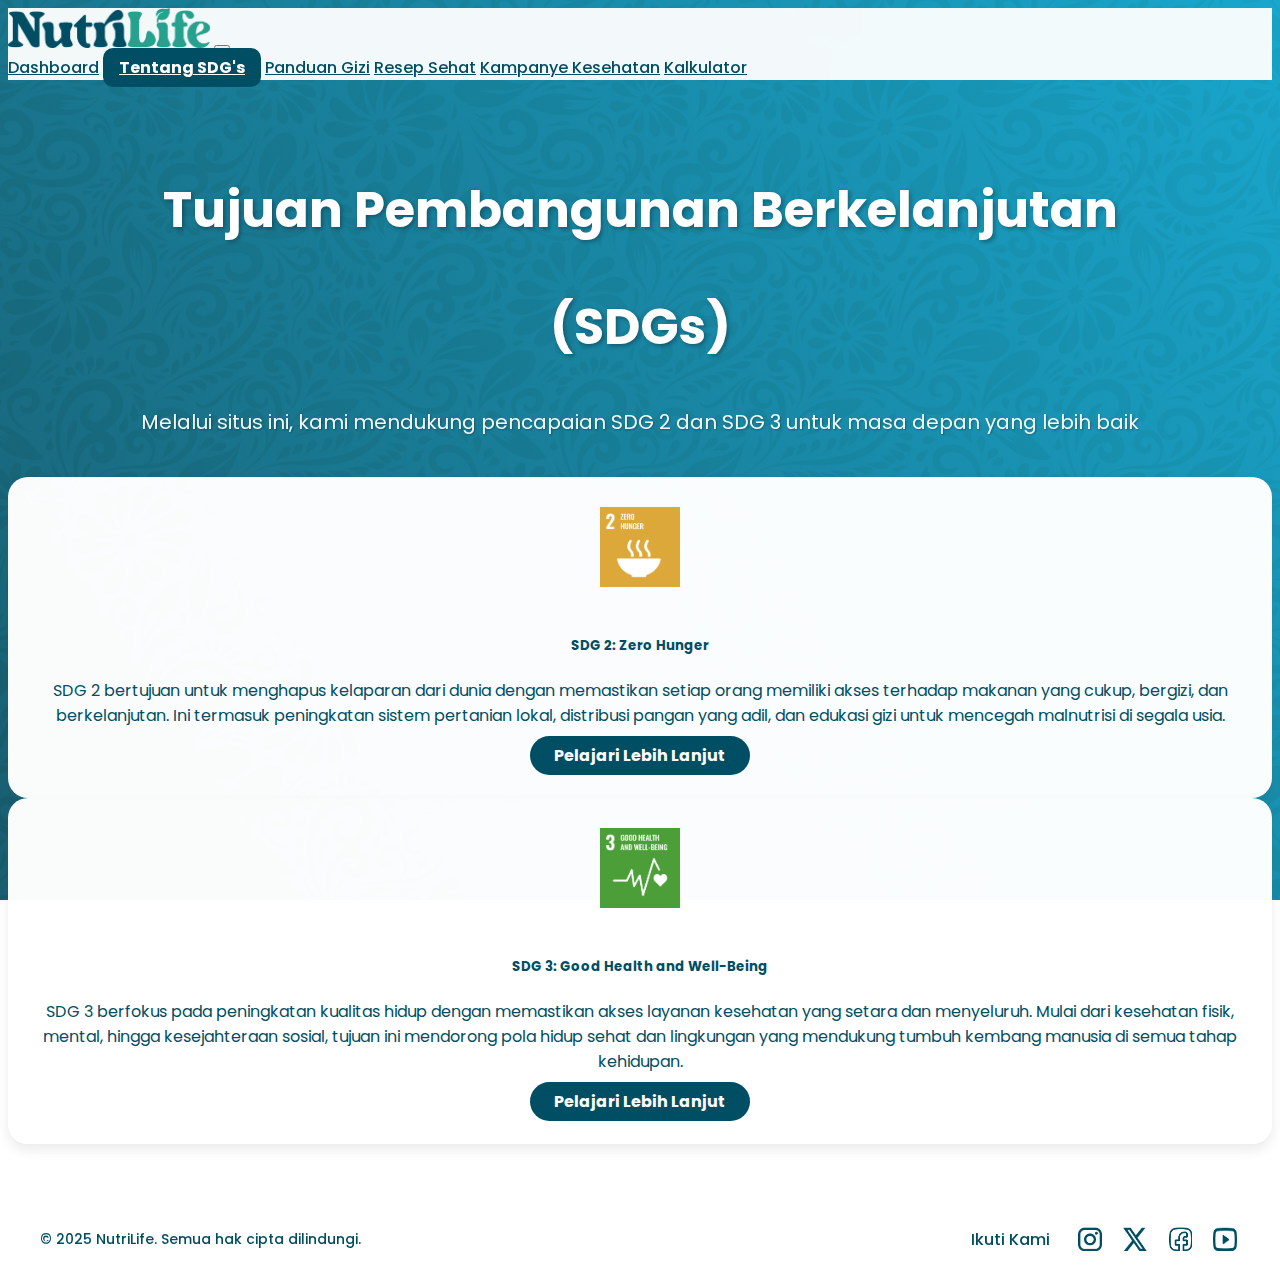
<file: sdgs.html>
<!doctype html>
<html lang="id">

<head>
    <meta charset="utf-8">
    <meta name="viewport" content="width=device-width, initial-scale=1">
    <title>NutriLife SDG's</title>
    <link href="https://cdn.jsdelivr.net/npm/bootstrap@5.3.6/dist/css/bootstrap.min.css" rel="stylesheet"
        integrity="sha384-4Q6Gf2aSP4eDXB8Miphtr37CMZZQ5oXLH2yaXMJ2w8e2ZtHTl7GptT4jmndRuHDT" crossorigin="anonymous">
    <link rel="stylesheet" href="styling/sdgs.css">
</head>

<body>
    <nav class="navbar navbar-expand-lg border-bottom shadow-sm sticky-top">
        <div class="container-fluid">
            <a class="navbar-brand" href="dashboard.html"><img src="Aset/Logo NL.png" alt="NutriLife Logo"
                    height="40"></a>
            <button class="navbar-toggler" type="button" data-bs-toggle="collapse" data-bs-target="#navbarNav"
                aria-controls="navbarNav" aria-expanded="false" aria-label="Toggle navigation">
                <span class="navbar-toggler-icon"></span>
            </button>

            <div class="collapse navbar-collapse" id="navbarNav">
                <div class="navbar-nav ms-auto">
                    <a class="nav-link" href="dashboard.html">Dashboard</a>
                    <a class="nav-link active-custom" href="sdgs.html">Tentang SDG's</a>
                    <a class="nav-link" href="panduangizi.html">Panduan Gizi</a>
                    <a class="nav-link" href="resepsehat.html">Resep Sehat</a>
                    <a class="nav-link" href="kampanye.html">Kampanye Kesehatan</a>
                    <a class="nav-link" href="kalkulator1.html">Kalkulator</a>
                </div>
            </div>
        </div>
    </nav>

    <div class="header-section">
        <h2 class="fw-bold">Tujuan Pembangunan Berkelanjutan</h2>
        <h2>(SDGs)</h2>
        <p>Melalui situs ini, kami mendukung pencapaian SDG 2 dan SDG 3 untuk masa depan yang lebih baik</p>
    </div>

    <div class="container my-5">
        <div class="row justify-content-center">
            <div class="col-md-6 mb-4">
                <div class="card-sdg shadow-sm mx-3 rounded-4">
                    <img src="Aset/E_WEB_02.png" alt="Logo SDGs 2">
                    <div class="card-body text-center">
                        <h5 class="fw-bold">SDG 2: Zero Hunger</h5>
                        <p>SDG 2 bertujuan untuk menghapus kelaparan dari dunia dengan memastikan setiap orang memiliki
                            akses terhadap
                            makanan yang cukup, bergizi, dan berkelanjutan. Ini termasuk peningkatan sistem pertanian
                            lokal, distribusi pangan yang adil,
                            dan edukasi gizi untuk mencegah malnutrisi di segala usia.</p>
                        <a href="https://www.un.org/sustainabledevelopment/hunger/" class="btn btn-sdgs">Pelajari Lebih
                            Lanjut</a>
                    </div>
                </div>
            </div>
            <div class="col-md-6 mb-4">
                <div class="card-sdg shadow-sm mx-3 rounded-4">
                    <img src="Aset/E_WEB_03.png" alt="Logo SDGs 3">
                    <div class="card-body text-center">
                        <h5 class="card-title">SDG 3: Good Health and Well-Being</h5>
                        <p>SDG 3 berfokus pada peningkatan kualitas hidup dengan memastikan akses layanan
                            kesehatan yang setara dan menyeluruh. Mulai dari kesehatan fisik, mental, hingga
                            kesejahteraan sosial,
                            tujuan ini mendorong pola hidup sehat dan lingkungan yang mendukung tumbuh kembang manusia
                            di semua tahap kehidupan.</p>
                        <a href="https://www.un.org/sustainabledevelopment/health/" class="btn btn-sdgs">Pelajari Lebih
                            Lanjut</a>
                    </div>
                </div>
            </div>
        </div>
    </div>

    <footer class="footer">
        <div class="footer-content">
            <div class="footer-text">
                © 2025 NutriLife. Semua hak cipta dilindungi.
            </div>
            <div class="social-links">
                <span>Ikuti Kami</span>
                <a href="#" class="social-icon"><img src="Aset/Vector.png" alt=""></a>
                <a href="#" class="social-icon"><img src="Aset/X.png" alt=""></a>
                <a href="#" class="social-icon"><img src="Aset/FB.png" alt=""></a>
                <a href="#" class="social-icon"><img src="Aset/YT.png" alt=""></a>
            </div>
        </div>
    </footer>

    <script>
        window.addEventListener('DOMContentLoaded', () => {
            document.body.classList.add('page-loaded');
        });

        const links = document.querySelectorAll('a[href]');
        links.forEach(link => {
            const href = link.getAttribute('href');
            if (!href.startsWith('#') && !href.startsWith('javascript') && href !== '') {
                link.addEventListener('click', function (e) {
                    e.preventDefault();
                    document.body.classList.remove('page-loaded');
                    document.body.classList.add('fade-out');
                    setTimeout(() => {
                        window.location.href = href;
                    }, 300);
                });
            }
        });
    </script>
    <script src="https://cdn.jsdelivr.net/npm/bootstrap@5.3.3/dist/js/bootstrap.bundle.min.js"></script>
</body>

</html>
</file>
<file: styling/landing.css>
@import url('https://fonts.googleapis.com/css2?family=Poppins:wght@400;600;700&display=swap');

* {
    margin: 0;
    padding: 0;
    box-sizing: border-box;
}

body {
    font-family: 'Poppins', sans-serif;
    background: linear-gradient(135deg, #f0f9ff 0%, #e0f2fe 100%);
    min-height: 100vh;
    overflow-x: hidden;
    position: relative;
}

.container {
    max-width: 1200px;
    margin: 0 auto;
    padding: 60px 40px;
    position: relative;
    z-index: 2;
}

.logo {
    font-size: 48px;
    font-weight: 800;
    margin-bottom: 50px;
    background: linear-gradient(135deg, #0f766e, #14b8a6, #22d3ee);
    -webkit-background-clip: text;
    -webkit-text-fill-color: transparent;
    background-clip: text;
    letter-spacing: -1px;
}

.content {
    max-width: 600px;
}

.main-title {
    font-size: 64px;
    font-weight: 800;
    line-height: 1.1;
    margin-bottom: 30px;
    color: #004E64;
    letter-spacing: -2px;
}

.highlight {
    background: linear-gradient(135deg, #14b8a6, #22d3ee);
    -webkit-background-clip: text;
    -webkit-text-fill-color: transparent;
    background-clip: text;
}

.description {
    font-size: 18px;
    line-height: 1.6;
    color: #004E64;
    margin-bottom: 50px;
    font-weight: 400;
    max-width: 500px;
}

.cta-button {
    display: inline-block;
    background: linear-gradient(135deg, #004E64, #009ecae6);
    color: white;
    padding: 18px 40px;
    border-radius: 50px;
    text-decoration: none;
    font-weight: 600;
    font-size: 18px;
    transition: all 0.3s ease;
    box-shadow: 0 8px 30px rgba(15, 118, 110, 0.3);
    border: none;
    cursor: pointer;
}

.cta-button:hover {
    transform: translateY(-2px);
    box-shadow: 0 12px 40px rgba(15, 118, 110, 0.4);
    background: linear-gradient(135deg, #004E64, #22d3ee);
}

.circle-bg {
    position: absolute;
    overflow: hidden;
    right: -100px;
    top: 50%;
    transform: translateY(-50%);
    width: 700px;
    height: 700px;
    background: linear-gradient(45deg, #004E64 30%, #FFFFFF 100%);
    border-radius: 50%;
    z-index: 1;
    opacity: 0.9;
}

.circle-image {
    position: absolute;
    top: 58%;
    left: 50%;
    transform: translate(-50%, -50%);
    width: 600px;
    height: 700px;
    object-fit: cover;
    z-index: 2;
}

.floating-elements {
    position: absolute;
    width: 100%;
    height: 100%;
    overflow: hidden;
    z-index: 1;
}

.floating-circle {
    position: absolute;
    border-radius: 50%;
    opacity: 0.1;
    animation: float 6s ease-in-out infinite;
}

.floating-circle:nth-child(1) {
    width: 60px;
    height: 60px;
    background: #14b8a6;
    top: 20%;
    left: 10%;
    animation-delay: 0s;
}

.floating-circle:nth-child(2) {
    width: 40px;
    height: 40px;
    background: #22d3ee;
    top: 60%;
    left: 15%;
    animation-delay: 2s;
}

.floating-circle:nth-child(3) {
    width: 80px;
    height: 80px;
    background: #0f766e;
    top: 40%;
    left: 5%;
    animation-delay: 4s;
}

@keyframes float {

    0%,
    100% {
        transform: translateY(0px) rotate(0deg);
    }

    50% {
        transform: translateY(-20px) rotate(180deg);
    }
}

@media (max-width: 768px) {
    .container {
        padding: 40px 20px;
    }

    .logo {
        height: 20px;
        margin-bottom: 60px;
    }

    .main-title {
        font-size: 40px;
        margin-bottom: 25px;
    }

    .description {
        font-size: 16px;
        margin-bottom: 40px;
    }

    .circle-bg {
        width: 600px;
        height: 600px;
        right: -300px;
    }

    .circle-bg::before {
        width: 500px;
        height: 500px;
    }
}

@media (max-width: 576px) {
    .container {
        padding: 30px 15px;
    }

    .content {
        max-width: 100%;
    }

    .description {
        font-size: 15px;
        text-align: justify;
    }

    .cta-button {
        width: 100%;
        text-align: center;
        padding: 14px 0;
        font-size: 16px;
    }

    .circle-image {
        display: none;
    }

    .circle-bg {
        display: none;
    }

    .main-title {
        font-size: 28px;
        line-height: 1.3;
    }

    .floating-circle {
        display: none;
    }
}
</file>
<file: styling/daashboard.css>
@import url('https://fonts.googleapis.com/css2?family=Poppins:wght@400;600;700&display=swap');

body {
    font-family: 'Poppins', sans-serif;
    background: linear-gradient(56deg, rgba(0, 78, 100, 0.9), rgba(0, 158, 202, 0.9)), url('../Aset/5431519.jpg');
    background-size: cover;
    background-position: center;
    background-attachment: fixed;
    min-height: 100vh;
    opacity: 0;
    transition: opacity 0.5s ease-in-out;
}

body.page-loaded {
    opacity: 1;
}

.fade-out {
    opacity: 0;
}

.nav-link {
    color: #004E64 !important;
    font-weight: 500;
}

.nav-link.active-custom {
    background-color: #004E64;
    border-radius: 10px;
    padding: 8px 16px;
    color: #ffffff !important;
    font-weight: bold;
}

.navbar-brand {
    color: #004E64 !important;
    font-weight: bold;
}

.navbar {
    background: rgba(255, 255, 255, 0.95) !important;
    backdrop-filter: blur(10px);
}

.header-section {
    color: white;
    padding: 50px 20px 20px;
    text-align: center;
    position: relative;
    z-index: 1;
}

.header-section h2 {
    font-size: 50px;
    font-weight: bold;
    text-shadow: 2px 2px 4px rgba(0, 0, 0, 0.3);
}

.header-section p {
    font-size: 20px;
    margin-top: 10px;
    text-shadow: 1px 1px 2px rgba(0, 0, 0, 0.3);
    opacity: 0.95;
}

.card {
    background: rgba(255, 255, 255, 0.98);
    box-shadow: 0 6px 12px rgba(69, 63, 63, 0.1);
    transition: transform 0.3s ease, box-shadow 0.3s ease;
    border: none;
}

.card:hover {
    transform: scale(1.03);
    box-shadow: 0 10px 25px rgba(59, 130, 246, 0.2);
}

.card h5 {
    font-weight: bold;
    color: #004E64;
}

.card p {
    color: #004E64;
    margin: 15px 0;
}

.btn-teal {
    background-color: #004E64;
    color: white;
    padding: 8px 20px;
    border-radius: 50px;
    font-weight: bold;
    text-decoration: none;
    transition: all 0.3s ease;
}

.btn-teal:hover {
    background-color: #009ECA;
    color: #fff;
    transform: translateY(-1px);
    box-shadow: 0 5px 15px rgba(0, 78, 100, 0.3);
}

.footer {
    background: #fffffff2;
    padding: 20px 0;
    margin-top: 60px;
    backdrop-filter: blur(10px);
}

.footer-content {
    max-width: 1200px;
    font-weight: 500;
    margin: 0 auto;
    padding: 0 20px;
    display: flex;
    align-items: center;
    justify-content: space-between;
    flex-wrap: wrap;
    text-align: center;
    gap: 1rem;
}

.footer-text {
    color: #004E64;
    font-size: 14px;
}

.social-links {
    display: flex;
    gap: 15px;
    align-items: center;
}

.social-links span {
    color: #004E64;
    font-weight: 500;
    margin-right: 10px;
}

.social-icon {
    width: 30px;
    height: 30px;
    background: #fffffff2;
    display: flex;
    align-items: center;
    justify-content: center;
    border-radius: 6px;
    text-decoration: none;
    font-size: 14px;
    transition: all 0.3s ease;
}

.social-icon img {
    height: 24px;
    width: 24px;
}

.social-icon:hover {
    background: #009ECA;
    transform: translateY(-2px);
}

@media (max-width: 768px) {
    .header-section h2 {
        font-size: 42px;
    }

    .header-section p {
        font-size: 18px;
    }

    .container.my-5 {
        padding: 30px 15px;
        margin: 20px auto !important;
    }

    .footer-content {
        flex-direction: column;
        gap: 15px;
        text-align: center;
    }
}
</file>
<file: styling/kalkulator.css>
@import url('https://fonts.googleapis.com/css2?family=Poppins:wght@400;600;700&display=swap');

body {
    font-family: 'Poppins', sans-serif;
    background: linear-gradient(56deg, rgba(0, 78, 100, 0.9), rgba(0, 158, 202, 0.9)), url('../Aset/5431519.jpg');
    background-size: cover;
    background-position: center;
    background-attachment: fixed;
    min-height: 100vh;
    opacity: 0;
    transition: opacity 0.5s ease-in-out;
}

body.page-loaded {
    opacity: 1;
}

.fade-out {
    opacity: 0;
}

.nav-link {
    color: #004E64 !important;
    font-weight: 500;
}

.nav-link.active-custom {
    background-color: #004E64;
    border-radius: 10px;
    padding: 8px 16px;
    color: #ffffff !important;
    font-weight: bold;
}

.navbar-brand {
    color: #004E64 !important;
    font-weight: bold;
}

.navbar {
    background: rgba(255, 255, 255, 0.95) !important;
    backdrop-filter: blur(10px);
}

.main-container {
    padding: 40px 20px;
    display: grid;
    grid-template-columns: 1fr 500px;
    gap: 40px;
    align-items: start;
    max-width: 1200px;
    margin: 0 auto;
}

.left-content {
    color: white;
    padding-top: 20px;
}

.main-title {
    font-size: 52px;
    font-weight: bold;
    line-height: 1.1;
    margin-bottom: 30px;
    text-shadow: 2px 2px 4px rgba(0, 0, 0, 0.3);
}

.description {
    font-size: 18px;
    line-height: 1.6;
    opacity: 0.95;
    text-shadow: 1px 1px 2px rgba(0, 0, 0, 0.3);
}

.calculator-card {
    background: rgba(255, 255, 255, 0.98);
    border-radius: 20px;
    padding: 35px;
    box-shadow: 0 15px 35px rgba(0, 0, 0, 0.2);
    backdrop-filter: blur(10px);
}

.form-group {
    margin-bottom: 25px;
}

.form-group label {
    display: block;
    margin-bottom: 8px;
    font-weight: 600;
    color: #004E64;
    font-size: 16px;
}

.form-control {
    width: 100%;
    padding: 12px 16px;
    border: 2px solid #e1e5e9;
    border-radius: 8px;
    font-size: 16px;
    background: white;
    transition: all 0.3s ease;
}

.form-control:focus {
    outline: none;
    border-color: #004E64;
    box-shadow: 0 0 0 3px rgba(0, 78, 100, 0.1);
}

.btn-primary {
    background: #004E64;
    border: none;
    padding: 14px 30px;
    border-radius: 8px;
    font-size: 16px;
    font-weight: 600;
    cursor: pointer;
    transition: all 0.3s ease;
    width: auto;
}

.btn-primary:hover {
    background: #009ECA;
    transform: translateY(-1px);
    box-shadow: 0 5px 15px rgba(0, 78, 100, 0.3);
}

#hasil {
    margin-top: 2rem;
    padding: 1.5rem;
    background: rgba(0, 158, 202, 0.1);
    border: 2px solid #009ECA;
    border-radius: 12px;
    backdrop-filter: blur(5px);
}

#hasil h3 {
    color: #ffffff;
    margin-bottom: 1rem;
}

#hasil p {
    color: #ffffff;
    margin-bottom: 0.5rem;
}

#hasil ul {
    color: #ffffff;
    margin-bottom: 0;
}

.footer {
    background: #fffffff2;
    padding: 20px 0;
    margin-top: 60px;
    backdrop-filter: blur(10px);
}

.footer-content {
    max-width: 1200px;
    font-weight: 500;
    margin: 0 auto;
    padding: 0 20px;
    display: flex;
    align-items: center;
    justify-content: space-between;
    flex-wrap: wrap;
    text-align: center;
    gap: 1rem;
}

.footer-text {
    color: #004E64;
    font-size: 14px;
}

.social-links {
    display: flex;
    gap: 15px;
    align-items: center;
}

.social-links span {
    color: #004E64;
    font-weight: 500;
    margin-right: 10px;
}

.social-icon {
    width: 30px;
    height: 30px;
    background: #fffffff2;
    display: flex;
    align-items: center;
    justify-content: center;
    border-radius: 6px;
    text-decoration: none;
    font-size: 14px;
    transition: all 0.3s ease;
}

.social-icon img {
    height: 24px;
    width: 24px;
}

.social-icon:hover {
    background: #009ECA;
    transform: translateY(-2px);
}

@media (max-width: 768px) {
    .main-container {
        grid-template-columns: 1fr;
        gap: 30px;
        padding: 20px;
    }

    .main-title {
        font-size: 36px;
    }

    .calculator-card {
        padding: 25px;
    }

    .footer-content {
        flex-direction: column;
        gap: 15px;
        text-align: center;
    }
}

@keyframes slideLeft {
    from {
        opacity: 0;
        transform: translateX(-40px);
    }

    to {
        opacity: 1;
        transform: translateX(0);
    }
}

@keyframes fadeUp {
    from {
        opacity: 0;
        transform: translateY(40px);
    }

    to {
        opacity: 1;
        transform: translateY(0);
    }
}

.fade-left {
    opacity: 0;
    transform: translateX(-40px);
    transition: all 0.6s ease-out;
}

.fade-left.show {
    opacity: 1;
    transform: translateX(0);
    animation: slideLeft 0.6s ease-out forwards;
}

.fade-up {
    opacity: 0;
    transform: translateY(40px);
    transition: all 0.6s ease-out;
}

.fade-up.show {
    opacity: 1;
    transform: translateY(0);
    animation: fadeUp 0.6s ease-out forwards;
}
</file>
<file: styling/kampanye.css>
@import url('https://fonts.googleapis.com/css2?family=Poppins:wght@400;600;700&display=swap');

body {
    font-family: 'Poppins', sans-serif;
    opacity: 0;
    transition: opacity 0.5s ease-in-out;
}

body.page-loaded {
    opacity: 1;
}

.fade-out {
    opacity: 0;
}

.nav-link {
    color: #004E64 !important;
    font-weight: 500;
}

.nav-link.active-custom {
    background-color: #004E64;
    border-radius: 10px;
    padding: 8px 16px;
    color: #ffffff !important;
    font-weight: bold;
}

.navbar-brand {
    color: #004E64 !important;
    font-weight: bold;
}

.hero-section {
    position: relative;
    min-height: 90vh;
    background: linear-gradient(56deg, rgba(0, 78, 100, 0.9), rgba(0, 158, 202, 0.9)), url('../Aset/5431519.jpg');
    background-size: cover;
    background-position: center;
    background-attachment: fixed;
    overflow: hidden;
}

.hero-content {
    position: relative;
    z-index: 3;
    height: 100%;
    display: flex;
    align-items: center;
    padding: 50px 0;
}

.hero-text {
    color: white;
    max-width: 600px;
    opacity: 0;
}

.hero-title {
    font-size: 60px;
    font-weight: 800;
    line-height: 1.2;
    margin-bottom: 30px;
    text-shadow: 2px 2px 4px rgba(0, 0, 0, 0.3);
}

.hero-description {
    font-size: 18px;
    line-height: 1.6;
    margin-bottom: 30px;
    opacity: 0.95;
}

.btn-learn-more {
    background: #ffffff;
    color: #004E64;
    border: none;
    padding: 15px 40px;
    font-size: 1.1rem;
    font-weight: 600;
    border-radius: 50px;
    box-shadow: 0 5px 15px rgba(0, 0, 0, 0.2);
    transition: all 0.3s ease;
    text-decoration: none;
    display: inline-block;
}

.btn-learn-more:hover {
    transform: translateY(-2px);
    box-shadow: 0 8px 25px rgba(0, 0, 0, 0.3);
    color: #004E64;
}

.person-image {
    position: absolute;
    right: 5%;
    bottom: 0;
    height: 100%;
    z-index: 2;
}

.person-image img {
    height: 100%;
    object-fit: contain;
    opacity: 0;
}

.content-sections {
    display: none;
    opacity: 0;
    transition: opacity 0.5s ease-in-out;
}

.content-sections.show {
    display: block;
    opacity: 1;
}

.card {
    max-width: 100%;
    margin-top: 50px;
}

.card-img-top {
    height: 200px;
    object-fit: cover;
    width: 100%;
}

.card-body {
    color: #004E64;
    flex-grow: 1;
}

.card p {
    font-size: 18px;
    padding-top: 10px;
}

.btn-teal {
    background-color: #004E64;
    color: white;
    padding: 8px 20px;
    border-radius: 50px;
    font-weight: bold;
    text-decoration: none;
}

.btn-teal:hover {
    background-color: #009ECA;
    color: #fff;
}

.tab-navigation {
    display: flex;
    background: white;
    padding: 0 20px;
}

.tab-btn {
    background: #D3ECE8;
    color: #004E64;
    border: none;
    padding: 10px 20px;
    margin: 0 5px 0 0;
    border-radius: 8px 8px 0 0;
    font-weight: 500;
    cursor: pointer;
    transition: all 0.3s ease;
}

.tab-btn.active {
    background: #004E64;
    color: white;
}

.tab-btn:hover:not(.active) {
    background: #a0c4e0;
}

.tab-content-area {
    background: white;
}

.content-card {
    background: #f8f9fa;
    border: 1px solid #e0e0e0;
    border-radius: 10px;
    padding: 20px;
    margin-bottom: 15px;
}

.content-card h2 {
    font-weight: 600;
    margin-bottom: 15px;
}

.content-card p {
    font-size: 18px;
    text-align: justify;
}

.tab-pane {
    display: none;
}

.tab-pane.active {
    display: block;
}

.footer {
    background: #fffffff2;
    padding: 20px 0;
    margin-top: 60px;
    backdrop-filter: blur(10px);
    border-top: 1px solid #bab9b9;
    box-shadow: 0 -2px 10px rgba(0, 0, 0, 0.05);
}

.footer-content {
    max-width: 1200px;
    font-weight: 500;
    margin: 0 auto;
    padding: 0 20px;
    display: flex;
    align-items: center;
    justify-content: space-between;
    flex-wrap: wrap;
    text-align: center;
    gap: 1rem;
}

.footer-text {
    color: #004E64;
    font-size: 14px;
}

.social-links {
    display: flex;
    gap: 15px;
    align-items: center;
}

.social-links span {
    color: #004E64;
    font-weight: 500;
    margin-right: 10px;
}

.social-icon {
    width: 30px;
    height: 30px;
    background: #fffffff2;
    display: flex;
    align-items: center;
    justify-content: center;
    border-radius: 6px;
    text-decoration: none;
    font-size: 14px;
    transition: all 0.3s ease;
}

.social-icon img {
    height: 24px;
    width: 24px;
}

.social-icon:hover {
    background: #009ECA;
    transform: translateY(-2px);
}

body.page-loaded .hero-text {
    animation: slideInLeft 1s ease-out forwards;
    opacity: 0;
}

body.page-loaded .person-image img {
    animation: fadeIn 1.2s ease-out forwards;
    opacity: 0;
}

@keyframes slideInLeft {
    0% {
        transform: translateX(-50px);
        opacity: 0;
    }

    100% {
        transform: translateX(0);
        opacity: 1;
    }
}

@keyframes fadeIn {
    0% {
        transform: scale(0.95);
        opacity: 0;
    }

    100% {
        transform: scale(1);
        opacity: 1;
    }
}

@keyframes fadeUp {
    from {
        opacity: 0;
        transform: translateY(40px);
    }

    to {
        opacity: 1;
        transform: translateY(0);
    }
}

.fade-up {
    opacity: 0;
    transform: translateY(40px);
    transition: opacity 0.6s ease-out, transform 0.6s ease-out;
    will-change: transform, opacity;
}

.fade-up.show {
    opacity: 1;
    transform: translateY(0);
}

@media (max-width: 768px) {
    .hero-title {
        font-size: 2.5rem;
    }

    .hero-description {
        font-size: 1rem;
    }

    .person-image {
        right: 2%;
        height: 50%;
    }

    .tab-btn {
        padding: 5px 10px;
        font-size: 15px;
    }
}

@media (max-width: 576px) {
    .hero-title {
        font-size: 1.8rem;
        text-align: center;
    }

    .hero-description {
        font-size: 0.95rem;
        text-align: center;
    }

    .hero-text {
        padding: 0 1rem;
    }

    .person-image {
        position: absolute;
        left: 78%;
        bottom: 0;
        transform: translateX(-50%);
        height: 250px;
    }

    .btn-learn-more {
        display: block;
        margin: 1.5rem auto 0;
        text-align: center;
    }
}
</file>
<file: styling/panduan.css>
@import url('https://fonts.googleapis.com/css2?family=Poppins:wght@400;600;700&display=swap');

body {
    font-family: 'Poppins', sans-serif;
}

body.page-loaded {
    opacity: 1;
}

.fade-out {
    opacity: 0;
}

.nav-link {
    color: #004E64 !important;
    font-weight: 500;
}

.nav-link.active-custom {
    background-color: #004E64;
    border-radius: 10px;
    padding: 8px 16px;
    color: #ffffff !important;
    font-weight: bold;
}

.navbar-brand {
    color: #004E64 !important;
    font-weight: bold;
}

.hero-section {
    position: relative;
    min-height: 90vh;
    background: linear-gradient(56deg, rgba(0, 78, 100, 0.9), rgba(0, 158, 202, 0.9)), url('../Aset/5431519.jpg');
    background-size: cover;
    background-position: center;
    background-attachment: fixed;
    overflow: hidden;
}

.hero-content {
    position: relative;
    z-index: 3;
    height: 100%;
    display: flex;
    align-items: center;
    padding: 50px 0;
}

.hero-text {
    color: white;
    max-width: 600px;
    opacity: 0;
}

.hero-title {
    font-size: 50px;
    font-weight: 800;
    line-height: 1.2;
    margin-bottom: 30px;
    text-shadow: 2px 2px 4px rgba(0, 0, 0, 0.3);
}

.hero-description {
    font-size: 18px;
    line-height: 1.6;
    margin-bottom: 30px;
    opacity: 0.95;
}

.btn-learn-more {
    background: #ffffff;
    color: #004E64;
    border: none;
    padding: 15px 40px;
    font-size: 1.1rem;
    font-weight: 600;
    border-radius: 50px;
    box-shadow: 0 5px 15px rgba(0, 0, 0, 0.2);
    transition: all 0.3s ease;
    text-decoration: none;
    display: inline-block;
}

.btn-learn-more:hover {
    transform: translateY(-2px);
    box-shadow: 0 8px 25px rgba(0, 0, 0, 0.3);
    color: #004E64;
}

.person-image {
    position: absolute;
    right: 5%;
    bottom: 0;
    height: 100%;
    z-index: 2;
}

.person-image img {
    height: 100%;
    object-fit: contain;
    opacity: 0;
}

.bubble-chat {
    position: absolute;
    right: 25%;
    top: 10%;
    z-index: 4;
    max-width: 300px;
}

.bubble-chat img {
    width: 100%;
    height: auto;
    opacity: 0;
}

.content-sections {
    display: none;
    opacity: 0;
    transition: opacity 0.5s ease-in-out;
}

.content-sections.show {
    display: block;
    opacity: 1;
}

.card {
    margin-top: 50px;
}

.card-body {
    color: #004E64;
    border-radius: 20px;
}

.card p {
    font-size: 18px;
    padding-top: 10px;
    text-align: justify;
}

.tab-navigation {
    display: flex;
    background: white;
    padding: 0 20px;
}

.tab-btn {
    background: #D3ECE8;
    color: #004E64;
    border: none;
    padding: 10px 20px;
    margin: 0 5px 0 0;
    border-radius: 8px 8px 0 0;
    font-weight: 500;
    cursor: pointer;
    transition: all 0.3s ease;
}

.tab-btn.active {
    background: #004E64;
    color: white;
}

.tab-btn:hover:not(.active) {
    background: #a0c4e0;
}

.tab-content-area {
    background: white;
}

.content-card {
    background: #f8f9fa;
    border: 1px solid #e0e0e0;
    border-radius: 10px;
    padding: 20px;
    margin-bottom: 15px;
}

.content-card h2 {
    font-weight: 600;
    margin-bottom: 15px;
}

.nutrition-list {
    margin: 0;
    padding-left: 20px;
}

.nutrition-list li {
    margin-bottom: 8px;
    line-height: 1.5;
}

.tab-pane {
    display: none;
}

.tab-pane.active {
    display: block;
}

.footer {
    background: #fffffff2;
    padding: 20px 0;
    margin-top: 60px;
    backdrop-filter: blur(10px);
    border-top: 1px solid #bab9b9;
    box-shadow: 0 -2px 10px rgba(0, 0, 0, 0.05);
}

.footer-content {
    max-width: 1200px;
    font-weight: 500;
    margin: 0 auto;
    padding: 0 20px;
    display: flex;
    align-items: center;
    justify-content: space-between;
    flex-wrap: wrap;
    text-align: center;
    gap: 1rem;
}

.footer-text {
    color: #004E64;
    font-size: 14px;
}

.social-links {
    display: flex;
    gap: 15px;
    align-items: center;
}

.social-links span {
    color: #004E64;
    font-weight: 500;
    margin-right: 10px;
}

.social-icon {
    width: 30px;
    height: 30px;
    background: #fffffff2;
    display: flex;
    align-items: center;
    justify-content: center;
    border-radius: 6px;
    text-decoration: none;
    font-size: 14px;
    transition: all 0.3s ease;
}

.social-icon img {
    height: 24px;
    width: 24px;
}

.social-icon:hover {
    background: #009ECA;
    transform: translateY(-2px);
}

body.page-loaded .hero-text {
    animation: slideInLeft 1s ease-out forwards;
    opacity: 0;
}

body.page-loaded .person-image img,
body.page-loaded .bubble-chat img {
    animation: fadeIn 1.2s ease-out forwards;
    opacity: 0;
}

@keyframes slideInLeft {
    0% {
        transform: translateX(-50px);
        opacity: 0;
    }

    100% {
        transform: translateX(0);
        opacity: 1;
    }
}

@keyframes fadeIn {
    0% {
        transform: scale(0.95);
        opacity: 0;
    }

    100% {
        transform: scale(1);
        opacity: 1;
    }
}

@keyframes fadeUp {
    from {
        opacity: 0;
        transform: translateY(40px);
    }

    to {
        opacity: 1;
        transform: translateY(0);
    }
}

.fade-up {
    opacity: 0;
    transform: translateY(40px);
    transition: opacity 0.6s ease-out, transform 0.6s ease-out;
    will-change: transform, opacity;
}

.fade-up.show {
    opacity: 1;
    transform: translateY(0);
}

@media (max-width: 768px) {
    .hero-title {
        font-size: 2.5rem;
    }

    .hero-description {
        font-size: 1rem;
    }

    .person-image {
        right: 2%;
        height: 55%;
    }

    .bubble-chat {
        display: none;
    }

    .tab-btn {
        padding: 5px 10px;
        font-size: 15px;
    }
}

@media (max-width: 576px) {
    .hero-title {
        font-size: 1.8rem;
        text-align: center;
    }

    .hero-description {
        font-size: 0.95rem;
        text-align: center;
    }

    .hero-text {
        padding: 0 1rem;
    }

    .person-image {
        position: absolute;
        left: 80%;
        bottom: 0;
        transform: translateX(-50%);
        height: 250px;
    }

    .bubble-chat {
        display: none;
    }

    .btn-learn-more {
        display: block;
        margin: 1.5rem auto 0;
        text-align: center;
    }
}
</file>
<file: styling/resepsehat.css>
@import url('https://fonts.googleapis.com/css2?family=Poppins:wght@400;600;700&display=swap');

body {
    font-family: 'Poppins', sans-serif;
    opacity: 0;
    transition: opacity 0.5s ease-in-out;
}

body.page-loaded {
    opacity: 1;
}

.fade-out {
    opacity: 0;
}

.nav-link {
    color: #004E64 !important;
    font-weight: 500;
}

.nav-link.active-custom {
    background-color: #004E64;
    border-radius: 10px;
    padding: 8px 16px;
    color: #ffffff !important;
    font-weight: bold;
}

.navbar-brand {
    color: #004E64 !important;
    font-weight: bold;
}

.hero-section {
    position: relative;
    min-height: 90vh;
    background: linear-gradient(56deg, rgba(0, 78, 100, 0.9), rgba(0, 158, 202, 0.9)), url('../Aset/5431519.jpg');
    background-size: cover;
    background-position: center;
    background-attachment: fixed;
    overflow: hidden;
}

.hero-content {
    position: relative;
    z-index: 3;
    height: 100%;
    display: flex;
    align-items: center;
    padding: 50px 0;
}

.hero-text {
    color: white;
    max-width: 600px;
    opacity: 0;
}

.hero-title {
    font-size: 60px;
    font-weight: 800;
    line-height: 1.2;
    margin-bottom: 30px;
    text-shadow: 2px 2px 4px rgba(0, 0, 0, 0.3);
}

.hero-description {
    font-size: 18px;
    line-height: 1.6;
    margin-bottom: 30px;
    opacity: 0.95;
}

.btn-learn-more {
    background: #ffffff;
    color: #004E64;
    border: none;
    padding: 15px 40px;
    font-size: 1.1rem;
    font-weight: 600;
    border-radius: 50px;
    box-shadow: 0 5px 15px rgba(0, 0, 0, 0.2);
    transition: all 0.3s ease;
    text-decoration: none;
    display: inline-block;
}

.btn-learn-more:hover {
    transform: translateY(-2px);
    box-shadow: 0 8px 25px rgba(0, 0, 0, 0.3);
    color: #004E64;
}

.person-image {
    position: absolute;
    right: 5%;
    bottom: 0;
    height: 100%;
    z-index: 2;
}

.person-image img {
    height: 100%;
    object-fit: contain;
    opacity: 0;
}

.content-sections {
    display: none;
    opacity: 0;
    transition: opacity 0.5s ease-in-out;
}

.content-sections.show {
    display: block;
    opacity: 1;
}

.card h5 {
    font-weight: bold;
    color: #004E64;
}

.card p {
    color: #004E64;
    margin: 15px 0;
}

.btn-resep {
    background-color: #004E64;
    color: white;
    padding: 8px 20px;
    border-radius: 50px;
    font-weight: bold;
    text-decoration: none;
}

.btn-resep:hover {
    background-color: #009ECA;
    color: #fff;
}

.object-fit-cover {
    object-fit: cover;
    width: 100%;
    height: 250px;
}

.loading {
    text-align: center;
    padding: 40px;
}

.filter-section {
    background-color: white;
    padding: 20px;
    border-radius: 10px;
    margin-bottom: 30px;
    box-shadow: 0 2px 10px rgba(0, 0, 0, 0.1);
}

.filter-btn {
    background-color: #f8f9fa;
    border: 2px solid #004E64;
    color: #004E64;
    padding: 8px 16px;
    border-radius: 25px;
    margin: 5px;
    cursor: pointer;
    transition: all 0.3s ease;
}

.filter-btn.active,
.filter-btn:hover {
    background-color: #004E64;
    color: white;
}

.footer {
    background: #fffffff2;
    padding: 20px 0;
    margin-top: 60px;
    backdrop-filter: blur(10px);
    border-top: 1px solid #bab9b9;
    box-shadow: 0 -2px 10px rgba(0, 0, 0, 0.05);
}

.footer-content {
    max-width: 1200px;
    font-weight: 500;
    margin: 0 auto;
    padding: 0 20px;
    display: flex;
    align-items: center;
    justify-content: space-between;
    flex-wrap: wrap;
    text-align: center;
    gap: 1rem;
}

.footer-text {
    color: #004E64;
    font-size: 14px;
}

.social-links {
    display: flex;
    gap: 15px;
    align-items: center;
}

.social-links span {
    color: #004E64;
    font-weight: 500;
    margin-right: 10px;
}

.social-icon {
    width: 30px;
    height: 30px;
    background: #fffffff2;
    display: flex;
    align-items: center;
    justify-content: center;
    border-radius: 6px;
    text-decoration: none;
    font-size: 14px;
    transition: all 0.3s ease;
}

.social-icon img {
    height: 24px;
    width: 24px;
}

.social-icon:hover {
    background: #009ECA;
    transform: translateY(-2px);
}

body.page-loaded .hero-text {
    animation: slideInLeft 1s ease-out forwards;
    opacity: 0;
}

body.page-loaded .person-image img {
    animation: fadeIn 1.2s ease-out forwards;
    opacity: 0;
}

@keyframes slideInLeft {
    0% {
        transform: translateX(-50px);
        opacity: 0;
    }

    100% {
        transform: translateX(0);
        opacity: 1;
    }
}

@keyframes fadeIn {
    0% {
        transform: scale(0.95);
        opacity: 0;
    }

    100% {
        transform: scale(1);
        opacity: 1;
    }
}

@media (max-width: 768px) {
    .hero-title {
        font-size: 2.5rem;
    }

    .hero-description {
        font-size: 1rem;
    }

    .person-image {
        right: 2%;
        height: 58%;
    }
}

@media (max-width: 576px) {
    .hero-title {
        font-size: 1.8rem;
        text-align: center;
    }

    .hero-description {
        font-size: 0.95rem;
        text-align: center;
    }

    .hero-text {
        padding: 0 1rem;
    }

    .person-image {
        position: absolute;
        left: 70%;
        bottom: 0;
        transform: translateX(-50%);
        height: 250px;
    }

    .btn-learn-more {
        display: block;
        margin: 1.5rem auto 0;
        text-align: center;
    }
}
</file>
<file: styling/sdgs.css>
@import url('https://fonts.googleapis.com/css2?family=Poppins:wght@400;600;700&display=swap');

body {
    font-family: 'Poppins', sans-serif;
    background: linear-gradient(56deg, rgba(0, 78, 100, 0.9), rgba(0, 158, 202, 0.9)), url('../Aset/5431519.jpg');
    background-size: cover;
    background-position: center;
    background-attachment: fixed;
    min-height: 100vh;
    opacity: 0;
    transition: opacity 0.5s ease-in-out;
}

body.page-loaded {
    opacity: 1;
}

.fade-out {
    opacity: 0;
}

.nav-link {
    color: #004E64 !important;
    font-weight: 500;
}

.nav-link.active-custom {
    background-color: #004E64;
    border-radius: 10px;
    padding: 8px 16px;
    color: #ffffff !important;
    font-weight: bold;
}

.navbar-brand {
    color: #004E64 !important;
    font-weight: bold;
}

.navbar {
    background: rgba(255, 255, 255, 0.95) !important;
    backdrop-filter: blur(10px);
}

.header-section {
    color: white;
    padding: 50px 20px 20px;
    text-align: center;
    position: relative;
    z-index: 1;
}

.header-section h2 {
    font-size: 50px;
    font-weight: bold;
    text-shadow: 2px 2px 4px rgba(0, 0, 0, 0.3);
}

.header-section p {
    font-size: 20px;
    margin-top: 10px;
    text-shadow: 1px 1px 2px rgba(0, 0, 0, 0.3);
    opacity: 0.95;
}

.card-sdg {
    background: rgba(255, 255, 255, 0.98);
    border-radius: 20px;
    box-shadow: 0 6px 12px rgba(69, 63, 63, 0.1);
    border: none;
    padding: 30px 20px;
    text-align: center;
    transition: transform 0.3s ease, box-shadow 0.3s ease;
    height: 100%;
}

.card-sdg:hover {
    transform: scale(1.03);
    box-shadow: 0 10px 25px rgba(59, 130, 246, 0.2);
}

.card-sdg img {
    max-height: 80px;
    margin-bottom: 20px;
}

.card-sdg h5 {
    font-weight: bold;
    color: #004E64;
}

.card-sdg p {
    font-size: 16px;
    color: #004E64;
    margin: 15px 0;
}

.btn-sdgs {
    background-color: #004E64;
    color: white;
    font-weight: bold;
    border-radius: 50px;
    padding: 8px 24px;
    text-decoration: none;
    transition: all 0.3s ease;
}

.btn-sdgs:hover {
    background-color: #009ECA;
    color: #fff;
    transform: translateY(-1px);
    box-shadow: 0 5px 15px rgba(0, 78, 100, 0.3);
}

.footer {
    background: #fffffff2;
    padding: 20px 0;
    margin-top: 60px;
    backdrop-filter: blur(10px);
}

.footer-content {
    max-width: 1200px;
    font-weight: 500;
    margin: 0 auto;
    padding: 0 20px;
    display: flex;
    align-items: center;
    justify-content: space-between;
    flex-wrap: wrap;
    text-align: center;
    gap: 1rem;
}

.footer-text {
    color: #004E64;
    font-size: 14px;
}

.social-links {
    display: flex;
    gap: 15px;
    align-items: center;
}

.social-links span {
    color: #004E64;
    font-weight: 500;
    margin-right: 10px;
}

.social-icon {
    width: 30px;
    height: 30px;
    background: #fffffff2;
    display: flex;
    align-items: center;
    justify-content: center;
    border-radius: 6px;
    text-decoration: none;
    font-size: 14px;
    transition: all 0.3s ease;
}

.social-icon img {
    height: 24px;
    width: 24px;
}

.social-icon:hover {
    background: #009ECA;
    transform: translateY(-2px);
}

@media (max-width: 768px) {
    .header-section h2 {
        font-size: 42px;
    }

    .header-section p {
        font-size: 18px;
    }

    .container.my-5 {
        padding: 30px 15px;
        margin: 20px auto !important;
    }

    .footer-content {
        flex-direction: column;
        gap: 15px;
        text-align: center;
    }
}
</file>
